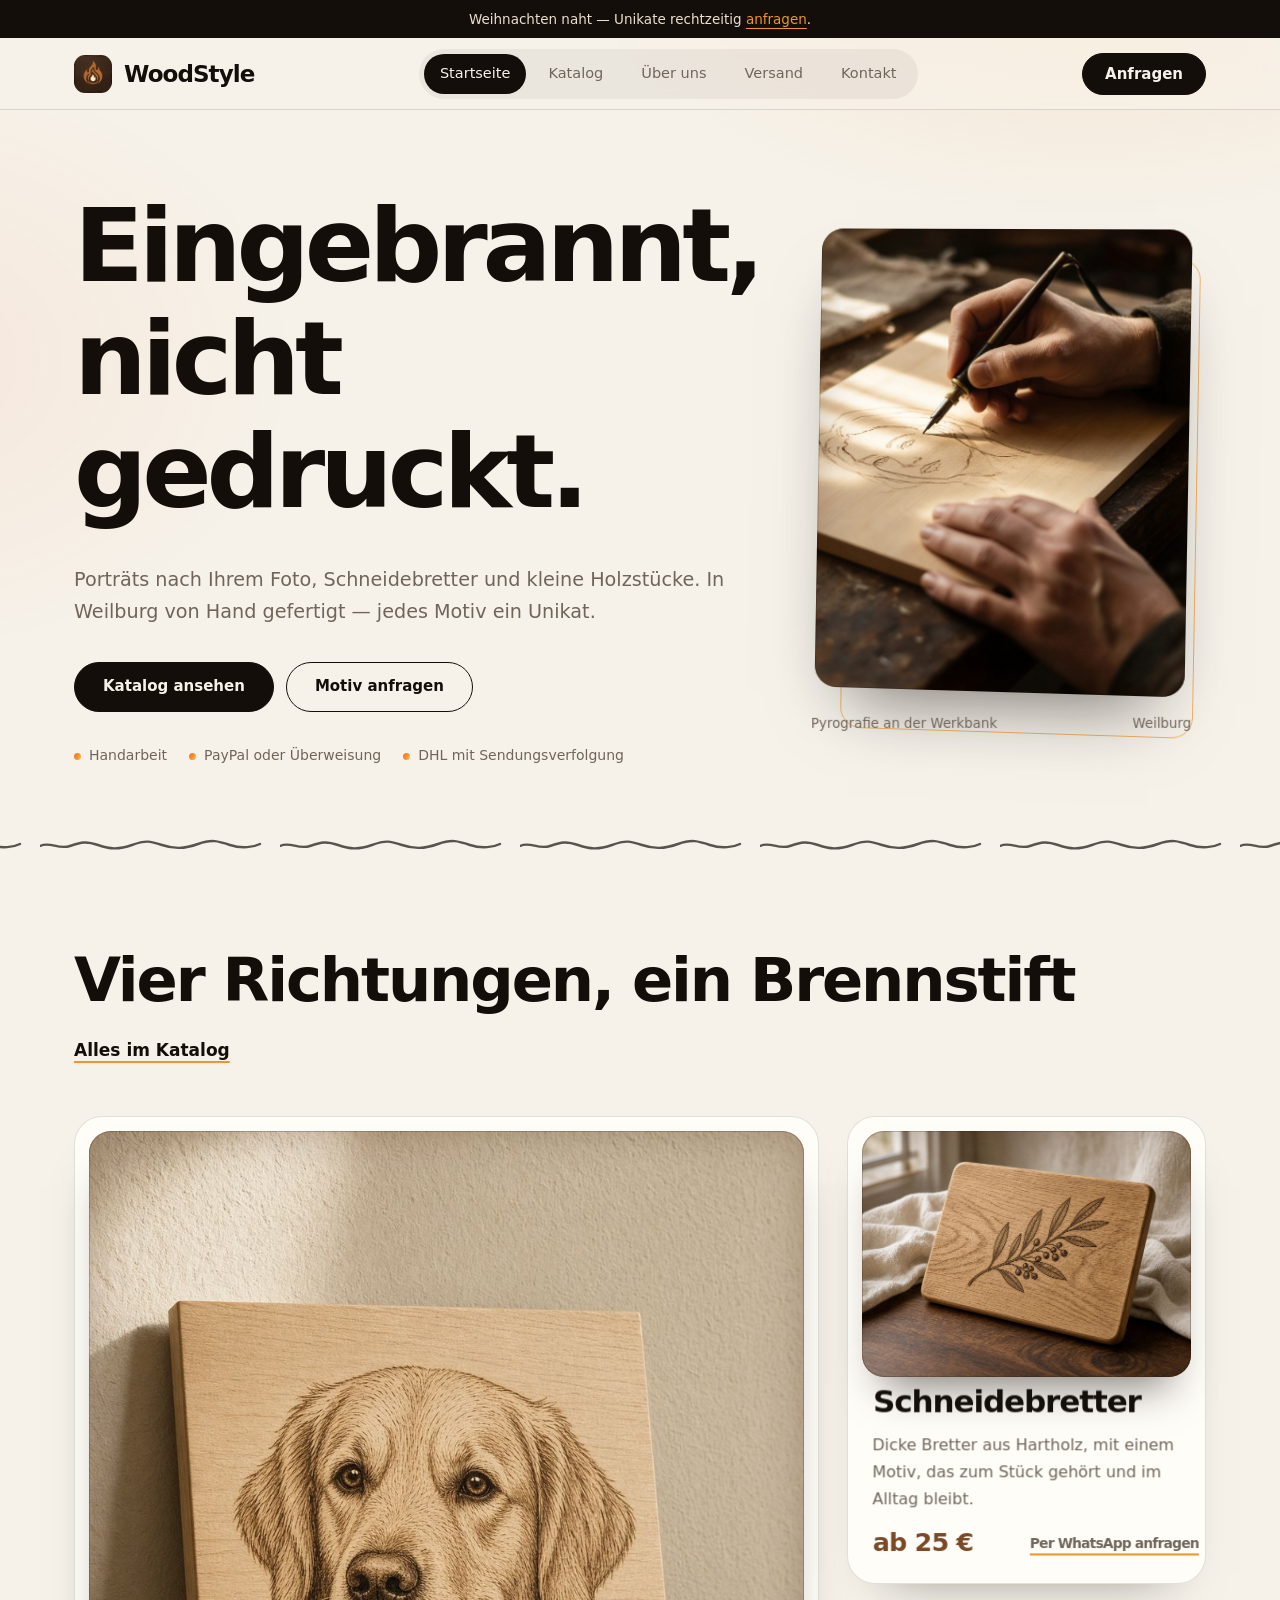
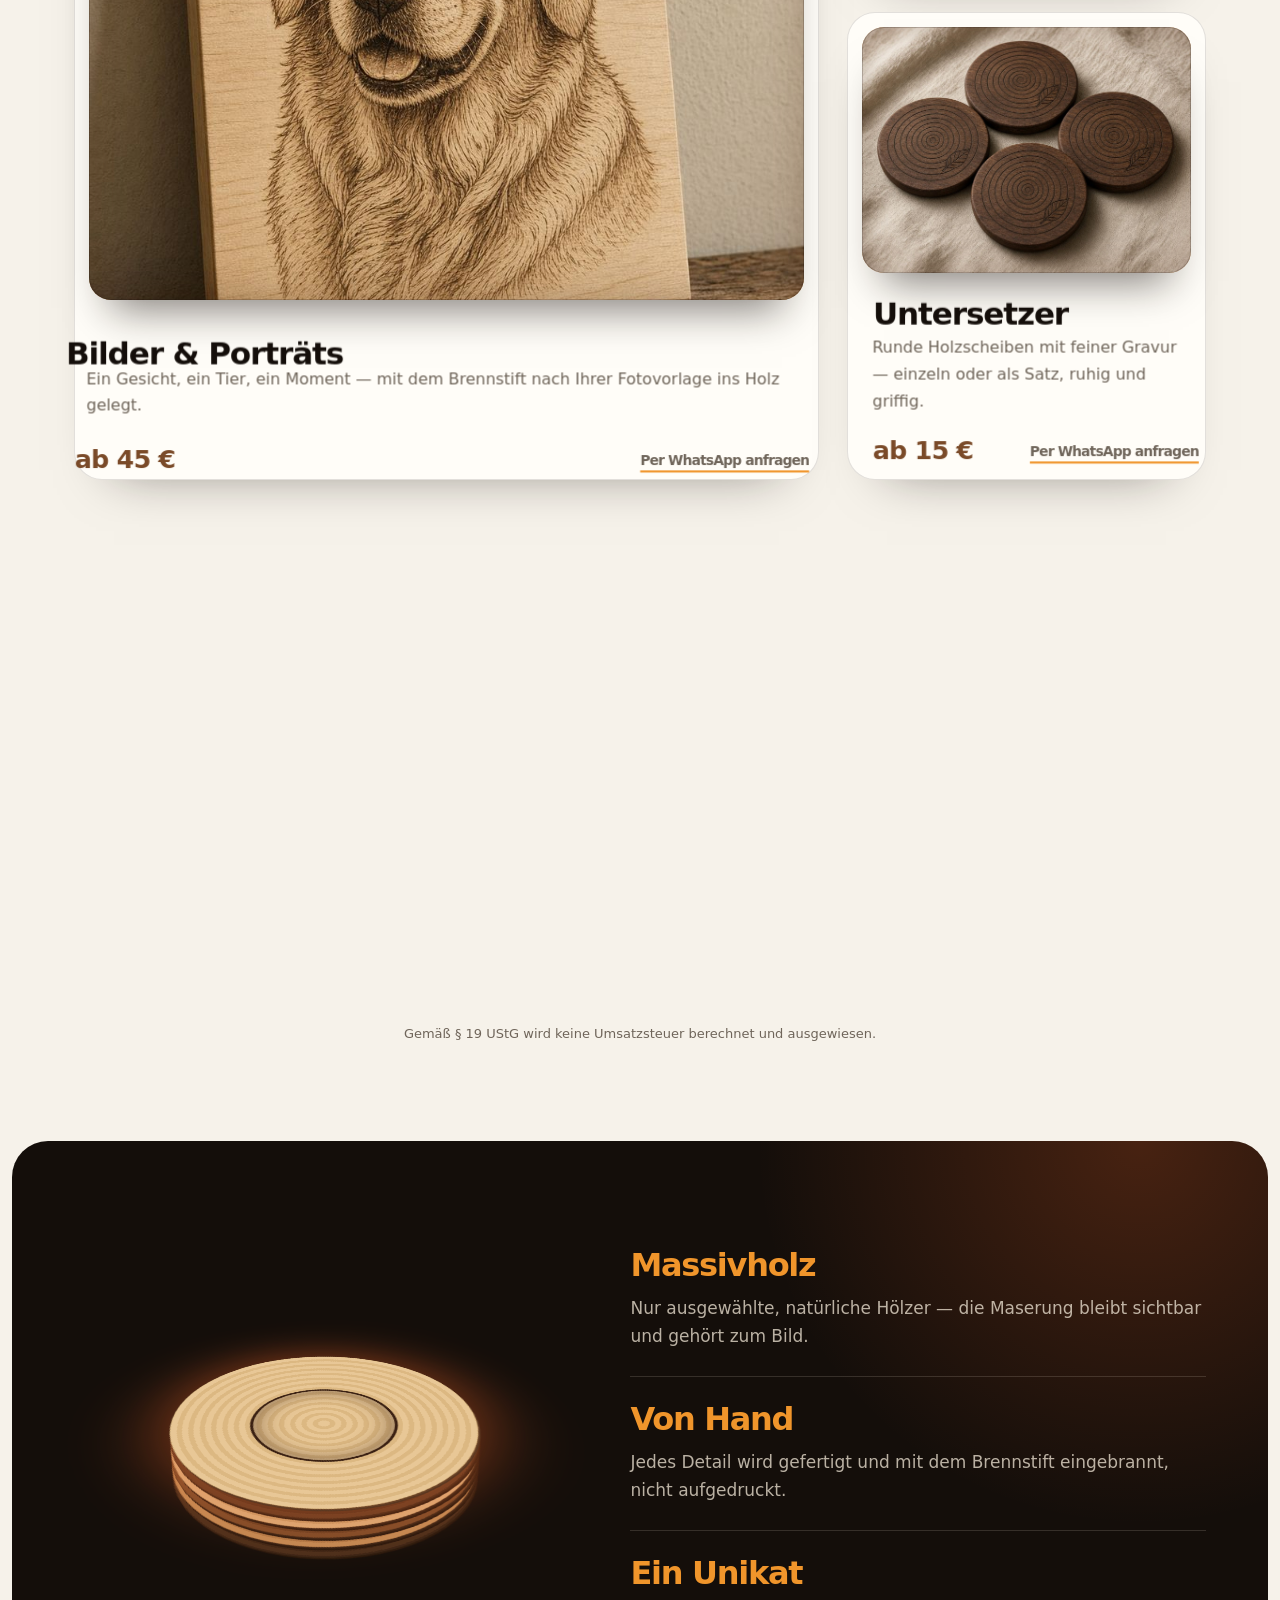
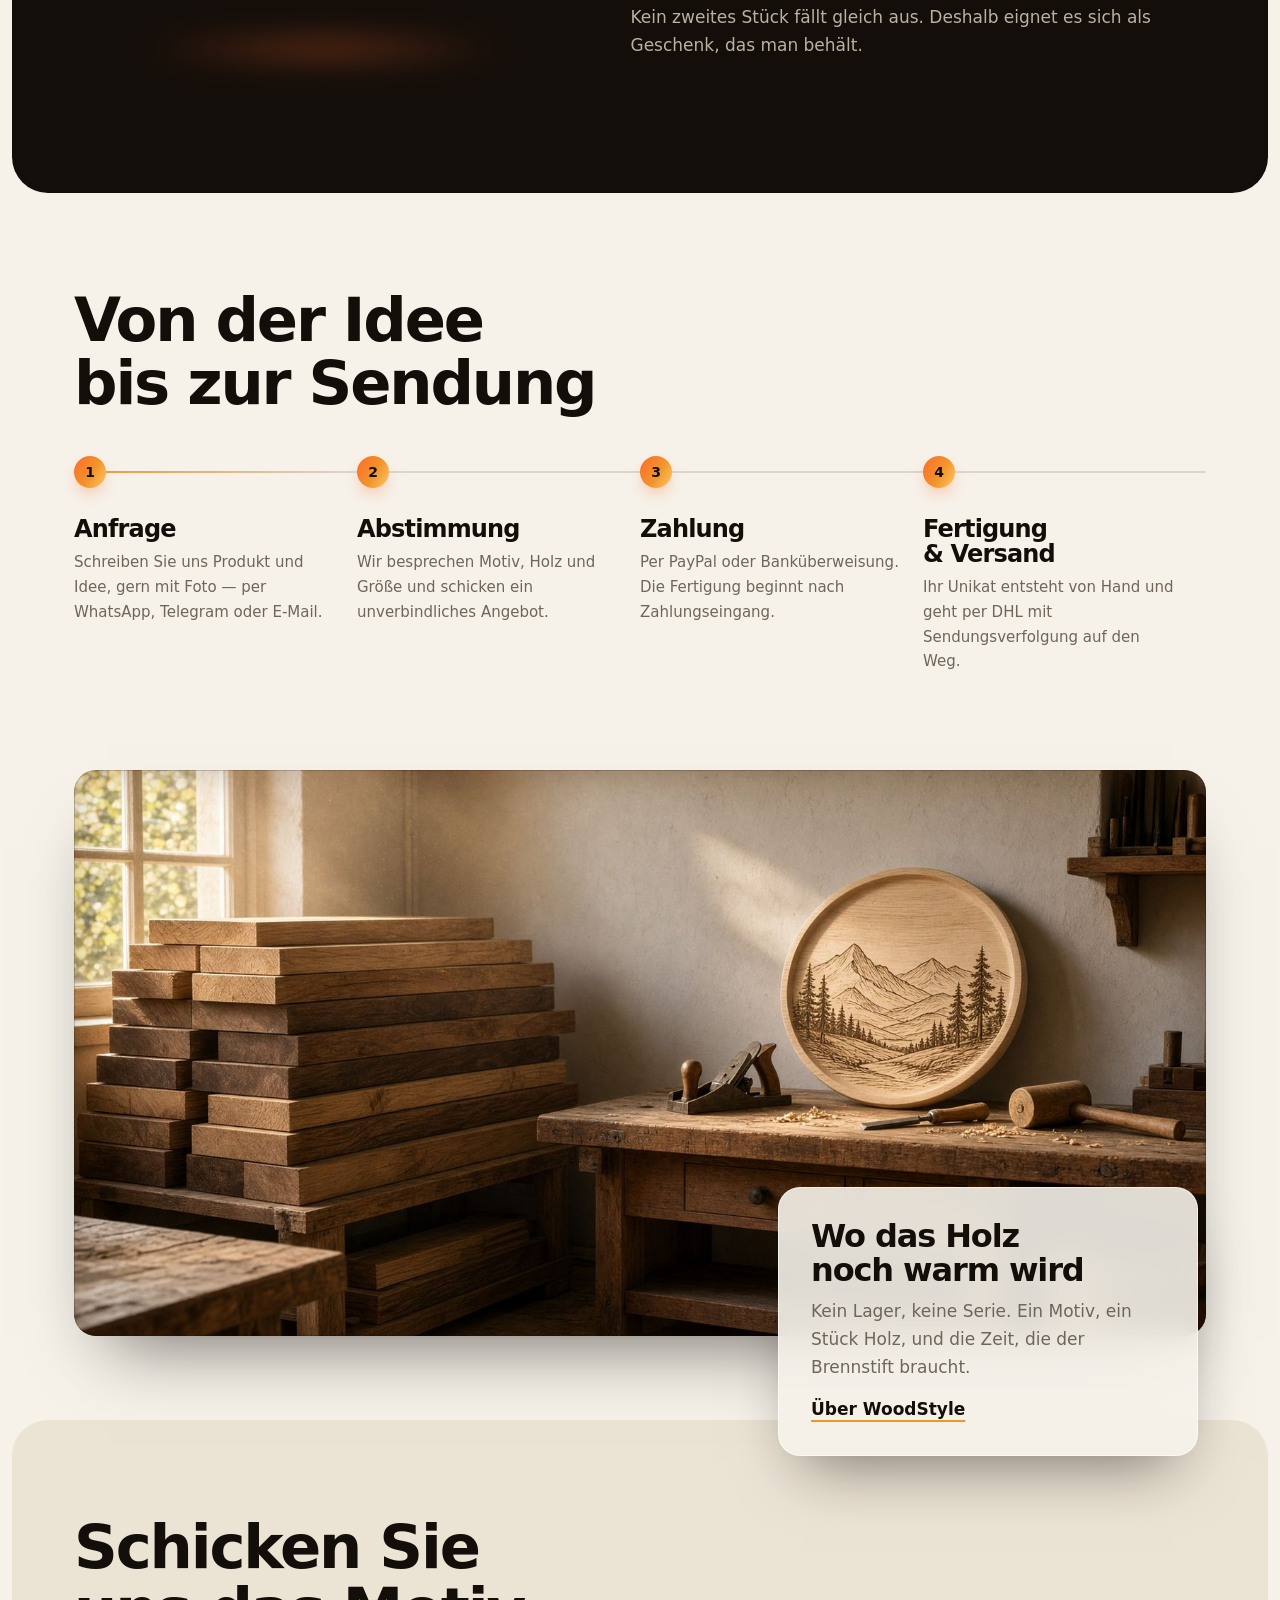
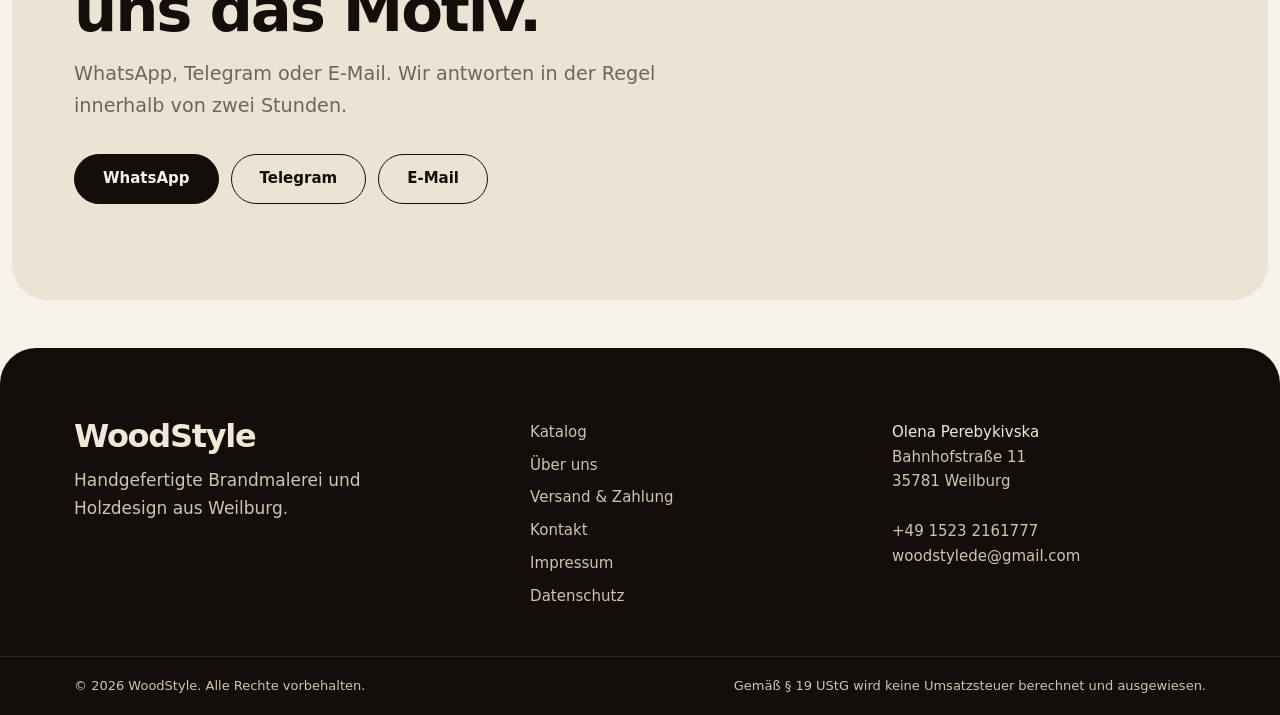
<file: index.html>
<!doctype html>
<html lang="de"><head><meta charset="utf-8"><meta name="viewport" content="width=device-width, initial-scale=1">
<title>WoodStyle – Brandmalerei aus Weilburg · WoodStyle</title><meta name="description" content="Handgefertigte Brandmalerei und Holzdesign aus Weilburg: Porträts nach Foto, Schneidebretter, Untersetzer und Unikate."><meta name="theme-color" content="#1b130e">
<link rel="icon" type="image/svg+xml" href="favicon.svg"><link rel="stylesheet" href="css/style.css"></head>
<body><a href="#main" class="skip">Zum Inhalt springen</a>
<header class="top"><div class="note">Weihnachten naht — Unikate rechtzeitig <a href="kontakt.html">anfragen</a>.</div>
<div class="wrap bar"><a href="index.html" class="brand" aria-label="WoodStyle, Startseite"><img src="images/logo.webp" alt="" width="38" height="38">WoodStyle</a>
<nav class="nav" aria-label="Hauptnavigation"><a href="index.html" aria-current="page">Startseite</a><a href="katalog.html">Katalog</a><a href="ueber-uns.html">Über uns</a><a href="versand.html">Versand</a><a href="kontakt.html">Kontakt</a></nav><a href="kontakt.html" class="btn sm">Anfragen</a>
<button type="button" id="menu-open" class="menu" aria-label="Menü öffnen" aria-expanded="false" aria-controls="drawer"><svg width="20" height="20" viewBox="0 0 24 24" fill="none" stroke="currentColor" stroke-width="2" stroke-linecap="round" aria-hidden="true"><path d="M4 7h16M4 12h16M4 17h16"/></svg></button></div></header>
<div id="drawer" role="dialog" aria-modal="true" aria-label="Seitennavigation"><div class="row">WoodStyle<button type="button" id="menu-close" class="menu" aria-label="Menü schließen"><svg width="20" height="20" viewBox="0 0 24 24" fill="none" stroke="currentColor" stroke-width="2" stroke-linecap="round" aria-hidden="true"><path d="M18 6 6 18M6 6l12 12"/></svg></button></div>
<nav aria-label="Mobilnavigation"><a href="index.html" aria-current="page">Startseite</a><a href="katalog.html">Katalog</a><a href="ueber-uns.html">Über uns</a><a href="versand.html">Versand</a><a href="kontakt.html">Kontakt</a></nav><a href="kontakt.html" class="btn">Anfrage starten</a></div>
<main id="main">

<section class="wrap hero"><div><h1><span class="burn">Eingebrannt,</span><br>nicht gedruckt.</h1>
<p class="lead">Porträts nach Ihrem Foto, Schneidebretter und kleine Holzstücke. In Weilburg von Hand gefertigt — jedes Motiv ein Unikat.</p>
<div class="cta"><a href="katalog.html" class="btn">Katalog ansehen</a><a href="kontakt.html" class="btn ghost">Motiv anfragen</a></div>
<p class="facts"><span>Handarbeit</span><span>PayPal oder Überweisung</span><span>DHL mit Sendungsverfolgung</span></p></div>
<div><figure class="ph"><img src="images/hero.jpg" alt="Hände führen einen Brennstift über eine helle Holztafel in der Werkstatt" width="1600" height="1067" fetchpriority="high"></figure><p class="cap"><span>Pyrografie an der Werkbank</span><span>Weilburg</span></p></div></section>
<hr class="scorch">
<section class="sec"><div class="wrap"><div class="head"><h2 class="h2">Vier Richtungen, ein Brennstift</h2><a class="tl" href="katalog.html">Alles im Katalog</a></div><div class="grid"><article class="card big"><a href="katalog.html#bilder" style="display:block;text-decoration:none"><figure class="ph "><img src="images/portrait.jpg" alt="Brandmalerei eines Hundes auf einer hellen Holztafel, an eine warme Wand gelehnt" width="1400" height="1050"></figure></a><h3><a href="katalog.html#bilder" style="text-decoration:none">Bilder &amp; Porträts</a></h3><p>Ein Gesicht, ein Tier, ein Moment — mit dem Brennstift nach Ihrer Fotovorlage ins Holz gelegt.</p><div class="price">ab 45 €<a class="tl small" href="https://wa.me/4915232161777?text=Hallo%2C%20ich%20interessiere%20mich%20f%C3%BCr%20Brandmalerei." target="_blank" rel="noopener noreferrer">Per WhatsApp anfragen</a></div></article><article class="card"><a href="katalog.html#schneidebretter" style="display:block;text-decoration:none"><figure class="ph "><img src="images/board.jpg" alt="Massives Eichen-Schneidebrett mit eingebranntem Olivenzweig auf einem Walnusstisch" width="1400" height="1050" loading="lazy"></figure></a><h3><a href="katalog.html#schneidebretter" style="text-decoration:none">Schneidebretter</a></h3><p>Dicke Bretter aus Hartholz, mit einem Motiv, das zum Stück gehört und im Alltag bleibt.</p><div class="price">ab 25 €<a class="tl small" href="https://wa.me/4915232161777?text=Hallo%2C%20ich%20interessiere%20mich%20f%C3%BCr%20Schneidebretter." target="_blank" rel="noopener noreferrer">Per WhatsApp anfragen</a></div></article><article class="card"><a href="katalog.html#untersetzer" style="display:block;text-decoration:none"><figure class="ph "><img src="images/coasters.jpg" alt="Vier runde Walnuss-Untersetzer mit eingebrannten Jahresringen auf Leinen" width="1400" height="1050" loading="lazy"></figure></a><h3><a href="katalog.html#untersetzer" style="text-decoration:none">Untersetzer</a></h3><p>Runde Holzscheiben mit feiner Gravur — einzeln oder als Satz, ruhig und griffig.</p><div class="price">ab 15 €<a class="tl small" href="https://wa.me/4915232161777?text=Hallo%2C%20ich%20interessiere%20mich%20f%C3%BCr%20Untersetzer." target="_blank" rel="noopener noreferrer">Per WhatsApp anfragen</a></div></article><article class="card"><a href="katalog.html#sonstiges" style="display:block;text-decoration:none"><figure class="ph "><img src="images/gifts.jpg" alt="Kleine Holzgeschenke mit Brandmalerei auf einer Werkbank: Scheibe, Anhänger und Herz" width="1400" height="1050" loading="lazy"></figure></a><h3><a href="katalog.html#sonstiges" style="text-decoration:none">Sonstiges</a></h3><p>Anhänger, Holzscheiben, kleine Zeichen — wenn das Geschenk in die Handfläche passen soll.</p><div class="price">ab 10 €<a class="tl small" href="https://wa.me/4915232161777?text=Hallo%2C%20ich%20interessiere%20mich%20f%C3%BCr%20Holzdekorationen." target="_blank" rel="noopener noreferrer">Per WhatsApp anfragen</a></div></article></div>
<p class="small" style="margin-top:48px;text-align:center">Gemäß § 19 UStG wird keine Umsatzsteuer berechnet und ausgewiesen.</p></div></section>
<section class="sec dark"><div class="wrap stagegrid"><div class="stage" aria-hidden="true"><div class="rig"><div class="spin"><i class="disc" style="--i:0"></i><i class="disc" style="--i:1"></i><i class="disc" style="--i:2"></i><i class="disc" style="--i:3"></i><i class="disc" style="--i:4"></i><i class="disc" style="--i:5"></i></div></div></div><div class="vals"><div><h2 style="font-size:2rem;color:#f1e8d8"><span style="color:var(--amber)">Massivholz</span></h2><p>Nur ausgewählte, natürliche Hölzer — die Maserung bleibt sichtbar und gehört zum Bild.</p></div>
<div><h2 style="font-size:2rem;color:var(--amber)">Von Hand</h2><p>Jedes Detail wird gefertigt und mit dem Brennstift eingebrannt, nicht aufgedruckt.</p></div>
<div><h2 style="font-size:2rem;color:var(--amber)">Ein Unikat</h2><p>Kein zweites Stück fällt gleich aus. Deshalb eignet es sich als Geschenk, das man behält.</p></div></div></div></section>
<section class="sec"><div class="wrap"><h2 class="h2" style="max-width:12em">Von der Idee bis zur Sendung</h2><ol class="steps" style="margin-top:56px"><li><h3>Anfrage</h3><p>Schreiben Sie uns Produkt und Idee, gern mit Foto — per WhatsApp, Telegram oder E-Mail.</p></li><li><h3>Abstimmung</h3><p>Wir besprechen Motiv, Holz und Größe und schicken ein unverbindliches Angebot.</p></li><li><h3>Zahlung</h3><p>Per PayPal oder Banküberweisung. Die Fertigung beginnt nach Zahlungseingang.</p></li><li><h3>Fertigung &amp; Versand</h3><p>Ihr Unikat entsteht von Hand und geht per DHL mit Sendungsverfolgung auf den Weg.</p></li></ol></div></section>
<section class="wrap atelier" style="padding-bottom:84px"><figure class="ph "><img src="images/atelier.jpg" alt="Ruhige Werkstatt mit gestapelten Holzbrettern und Nachmittagslicht" width="1600" height="1067" loading="lazy"></figure>
<div class="box"><h2>Wo das Holz noch warm wird</h2><p>Kein Lager, keine Serie. Ein Motiv, ein Stück Holz, und die Zeit, die der Brennstift braucht.</p><a class="tl" href="ueber-uns.html">Über WoodStyle</a></div></section>
<section class="sec sand"><div class="wrap band"><div><h2 class="h2">Schicken Sie uns das Motiv.</h2><p class="lead" style="margin-top:16px">WhatsApp, Telegram oder E-Mail. Wir antworten in der Regel innerhalb von zwei Stunden.</p></div>
<div class="cta" style="margin:0"><a href="https://wa.me/4915232161777" class="btn" target="_blank" rel="noopener noreferrer">WhatsApp</a><a href="https://t.me/woodstylede" class="btn ghost" target="_blank" rel="noopener noreferrer">Telegram</a><a href="mailto:woodstylede@gmail.com?subject=Anfrage%20WoodStyle" class="btn ghost">E-Mail</a></div></div></section>
</main>
<footer class="foot"><div class="wrap"><div><a href="index.html" class="brand">WoodStyle</a><p style="margin-top:14px;max-width:20em">Handgefertigte Brandmalerei und Holzdesign aus Weilburg.</p></div>
<nav aria-label="Fußzeile"><a href="katalog.html">Katalog</a><a href="ueber-uns.html">Über uns</a><a href="versand.html">Versand &amp; Zahlung</a><a href="kontakt.html">Kontakt</a><a href="impressum.html">Impressum</a><a href="datenschutz.html">Datenschutz</a></nav>
<address><b style="color:#f1e8d8;font-weight:500">Olena Perebykivska</b><br>Bahnhofstraße 11<br>35781 Weilburg<br><br><a href="tel:+4915232161777">+49 1523 2161777</a><br><a href="mailto:woodstylede@gmail.com">woodstylede@gmail.com</a></address></div>
<div class="legalbar"><div class="wrap"><p>© 2026 WoodStyle. Alle Rechte vorbehalten.</p><p>Gemäß § 19 UStG wird keine Umsatzsteuer berechnet und ausgewiesen.</p></div></div></footer>
<a href="https://wa.me/4915232161777" target="_blank" rel="noopener noreferrer" class="btn sm fab">Anfragen</a>
<script src="js/main.js" defer></script></body></html>
</file>
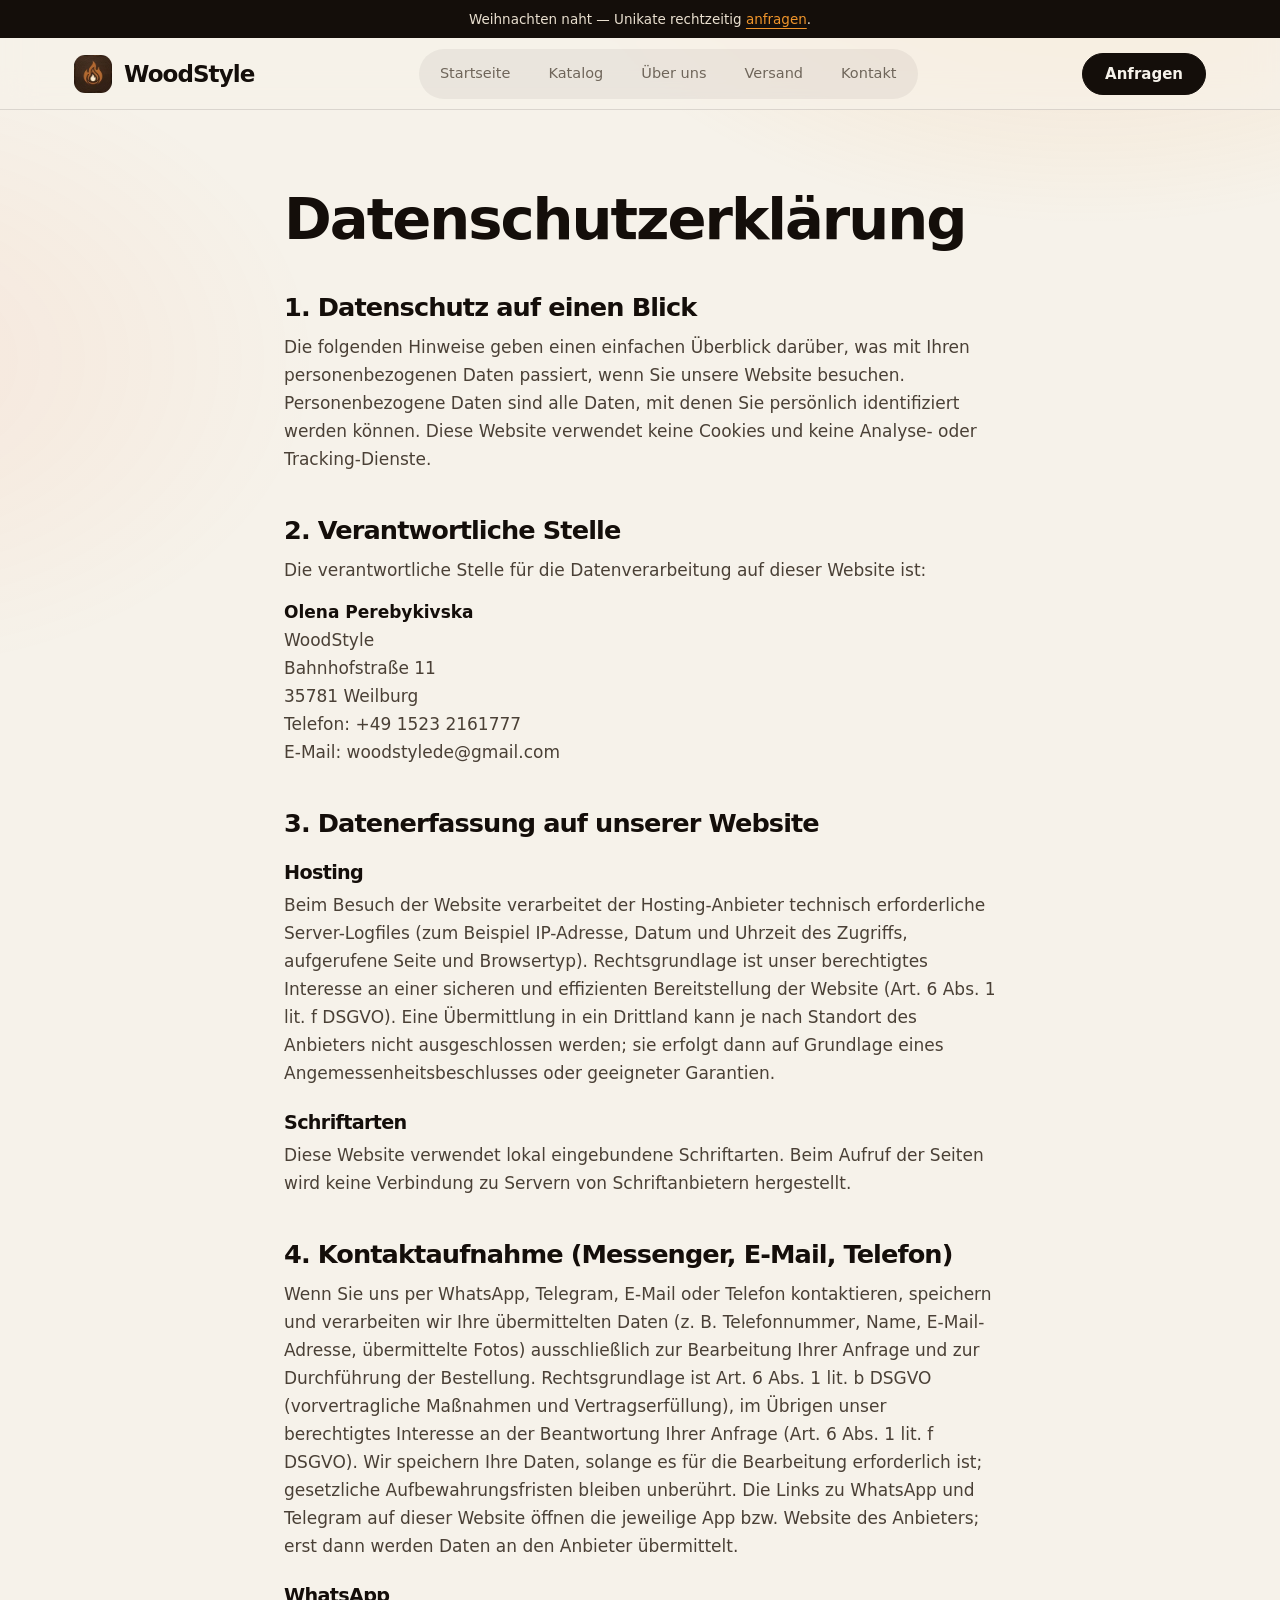
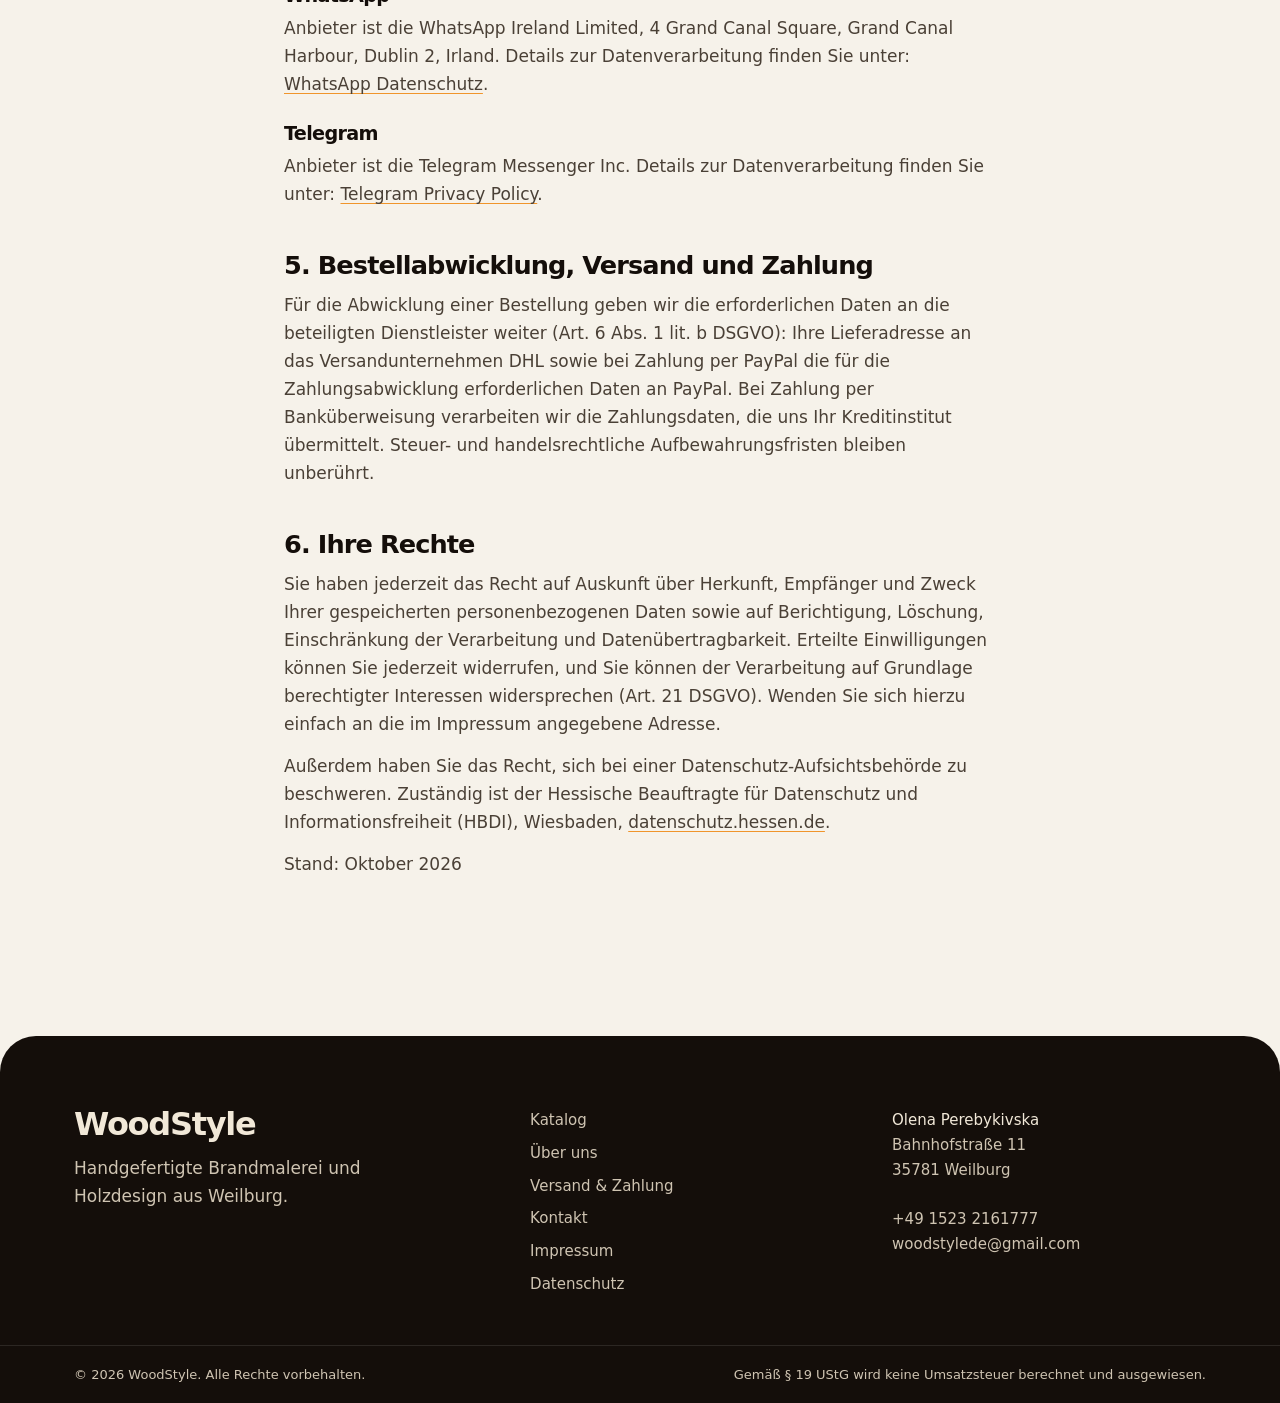
<file: datenschutz.html>
<!doctype html>
<html lang="de"><head><meta charset="utf-8"><meta name="viewport" content="width=device-width, initial-scale=1">
<title>Datenschutz · WoodStyle</title><meta name="description" content="Datenschutzerklärung von WoodStyle: Verarbeitung personenbezogener Daten und Ihre Rechte gemäß DSGVO."><meta name="theme-color" content="#1b130e">
<link rel="icon" type="image/svg+xml" href="favicon.svg"><link rel="stylesheet" href="css/style.css"></head>
<body><a href="#main" class="skip">Zum Inhalt springen</a>
<header class="top"><div class="note">Weihnachten naht — Unikate rechtzeitig <a href="kontakt.html">anfragen</a>.</div>
<div class="wrap bar"><a href="index.html" class="brand" aria-label="WoodStyle, Startseite"><img src="images/logo.webp" alt="" width="38" height="38">WoodStyle</a>
<nav class="nav" aria-label="Hauptnavigation"><a href="index.html">Startseite</a><a href="katalog.html">Katalog</a><a href="ueber-uns.html">Über uns</a><a href="versand.html">Versand</a><a href="kontakt.html">Kontakt</a></nav><a href="kontakt.html" class="btn sm">Anfragen</a>
<button type="button" id="menu-open" class="menu" aria-label="Menü öffnen" aria-expanded="false" aria-controls="drawer"><svg width="20" height="20" viewBox="0 0 24 24" fill="none" stroke="currentColor" stroke-width="2" stroke-linecap="round" aria-hidden="true"><path d="M4 7h16M4 12h16M4 17h16"/></svg></button></div></header>
<div id="drawer" role="dialog" aria-modal="true" aria-label="Seitennavigation"><div class="row">WoodStyle<button type="button" id="menu-close" class="menu" aria-label="Menü schließen"><svg width="20" height="20" viewBox="0 0 24 24" fill="none" stroke="currentColor" stroke-width="2" stroke-linecap="round" aria-hidden="true"><path d="M18 6 6 18M6 6l12 12"/></svg></button></div>
<nav aria-label="Mobilnavigation"><a href="index.html">Startseite</a><a href="katalog.html">Katalog</a><a href="ueber-uns.html">Über uns</a><a href="versand.html">Versand</a><a href="kontakt.html">Kontakt</a></nav><a href="kontakt.html" class="btn">Anfrage starten</a></div>
<main id="main">
<article class="legal">
        <h1>Datenschutzerklärung</h1>

        <h2>1. Datenschutz auf einen Blick</h2>
        <p>Die folgenden Hinweise geben einen einfachen Überblick darüber, was mit Ihren personenbezogenen Daten passiert, wenn Sie unsere Website besuchen. Personenbezogene Daten sind alle Daten, mit denen Sie persönlich identifiziert werden können. Diese Website verwendet keine Cookies und keine Analyse- oder Tracking-Dienste.</p>

        <h2>2. Verantwortliche Stelle</h2>
        <p>Die verantwortliche Stelle für die Datenverarbeitung auf dieser Website ist:</p>
        <p><strong>Olena Perebykivska</strong><br>WoodStyle<br>Bahnhofstraße 11<br>35781 Weilburg<br>Telefon: +49 1523 2161777<br>E-Mail: woodstylede@gmail.com</p>

        <h2>3. Datenerfassung auf unserer Website</h2>
        <h3>Hosting</h3>
        <p>Beim Besuch der Website verarbeitet der Hosting-Anbieter technisch erforderliche Server-Logfiles (zum Beispiel IP-Adresse, Datum und Uhrzeit des Zugriffs, aufgerufene Seite und Browsertyp). Rechtsgrundlage ist unser berechtigtes Interesse an einer sicheren und effizienten Bereitstellung der Website (Art. 6 Abs. 1 lit. f DSGVO). Eine Übermittlung in ein Drittland kann je nach Standort des Anbieters nicht ausgeschlossen werden; sie erfolgt dann auf Grundlage eines Angemessenheitsbeschlusses oder geeigneter Garantien.</p>

        <h3>Schriftarten</h3>
        <p>Diese Website verwendet lokal eingebundene Schriftarten. Beim Aufruf der Seiten wird keine Verbindung zu Servern von Schriftanbietern hergestellt.</p>

        <h2>4. Kontaktaufnahme (Messenger, E-Mail, Telefon)</h2>
        <p>Wenn Sie uns per WhatsApp, Telegram, E-Mail oder Telefon kontaktieren, speichern und verarbeiten wir Ihre übermittelten Daten (z. B. Telefonnummer, Name, E-Mail-Adresse, übermittelte Fotos) ausschließlich zur Bearbeitung Ihrer Anfrage und zur Durchführung der Bestellung. Rechtsgrundlage ist Art. 6 Abs. 1 lit. b DSGVO (vorvertragliche Maßnahmen und Vertragserfüllung), im Übrigen unser berechtigtes Interesse an der Beantwortung Ihrer Anfrage (Art. 6 Abs. 1 lit. f DSGVO). Wir speichern Ihre Daten, solange es für die Bearbeitung erforderlich ist; gesetzliche Aufbewahrungsfristen bleiben unberührt. Die Links zu WhatsApp und Telegram auf dieser Website öffnen die jeweilige App bzw. Website des Anbieters; erst dann werden Daten an den Anbieter übermittelt.</p>

        <h3>WhatsApp</h3>
        <p>Anbieter ist die WhatsApp Ireland Limited, 4 Grand Canal Square, Grand Canal Harbour, Dublin 2, Irland. Details zur Datenverarbeitung finden Sie unter: <a href="https://www.whatsapp.com/legal/privacy-policy-eea" target="_blank" rel="noopener noreferrer">WhatsApp Datenschutz</a>.</p>

        <h3>Telegram</h3>
        <p>Anbieter ist die Telegram Messenger Inc. Details zur Datenverarbeitung finden Sie unter: <a href="https://telegram.org/privacy" target="_blank" rel="noopener noreferrer">Telegram Privacy Policy</a>.</p>

        <h2>5. Bestellabwicklung, Versand und Zahlung</h2>
        <p>Für die Abwicklung einer Bestellung geben wir die erforderlichen Daten an die beteiligten Dienstleister weiter (Art. 6 Abs. 1 lit. b DSGVO): Ihre Lieferadresse an das Versandunternehmen DHL sowie bei Zahlung per PayPal die für die Zahlungsabwicklung erforderlichen Daten an PayPal. Bei Zahlung per Banküberweisung verarbeiten wir die Zahlungsdaten, die uns Ihr Kreditinstitut übermittelt. Steuer- und handelsrechtliche Aufbewahrungsfristen bleiben unberührt.</p>

        <h2>6. Ihre Rechte</h2>
        <p>Sie haben jederzeit das Recht auf Auskunft über Herkunft, Empfänger und Zweck Ihrer gespeicherten personenbezogenen Daten sowie auf Berichtigung, Löschung, Einschränkung der Verarbeitung und Datenübertragbarkeit. Erteilte Einwilligungen können Sie jederzeit widerrufen, und Sie können der Verarbeitung auf Grundlage berechtigter Interessen widersprechen (Art. 21 DSGVO). Wenden Sie sich hierzu einfach an die im Impressum angegebene Adresse.</p>
        <p>Außerdem haben Sie das Recht, sich bei einer Datenschutz-Aufsichtsbehörde zu beschweren. Zuständig ist der Hessische Beauftragte für Datenschutz und Informationsfreiheit (HBDI), Wiesbaden, <a href="https://datenschutz.hessen.de" target="_blank" rel="noopener noreferrer">datenschutz.hessen.de</a>.</p>
        <p>Stand: Oktober 2026</p>
      </article>
</main>
<footer class="foot"><div class="wrap"><div><a href="index.html" class="brand">WoodStyle</a><p style="margin-top:14px;max-width:20em">Handgefertigte Brandmalerei und Holzdesign aus Weilburg.</p></div>
<nav aria-label="Fußzeile"><a href="katalog.html">Katalog</a><a href="ueber-uns.html">Über uns</a><a href="versand.html">Versand &amp; Zahlung</a><a href="kontakt.html">Kontakt</a><a href="impressum.html">Impressum</a><a href="datenschutz.html">Datenschutz</a></nav>
<address><b style="color:#f1e8d8;font-weight:500">Olena Perebykivska</b><br>Bahnhofstraße 11<br>35781 Weilburg<br><br><a href="tel:+4915232161777">+49 1523 2161777</a><br><a href="mailto:woodstylede@gmail.com">woodstylede@gmail.com</a></address></div>
<div class="legalbar"><div class="wrap"><p>© 2026 WoodStyle. Alle Rechte vorbehalten.</p><p>Gemäß § 19 UStG wird keine Umsatzsteuer berechnet und ausgewiesen.</p></div></div></footer>
<a href="https://wa.me/4915232161777" target="_blank" rel="noopener noreferrer" class="btn sm fab">Anfragen</a>
<script src="js/main.js" defer></script></body></html>
</file>
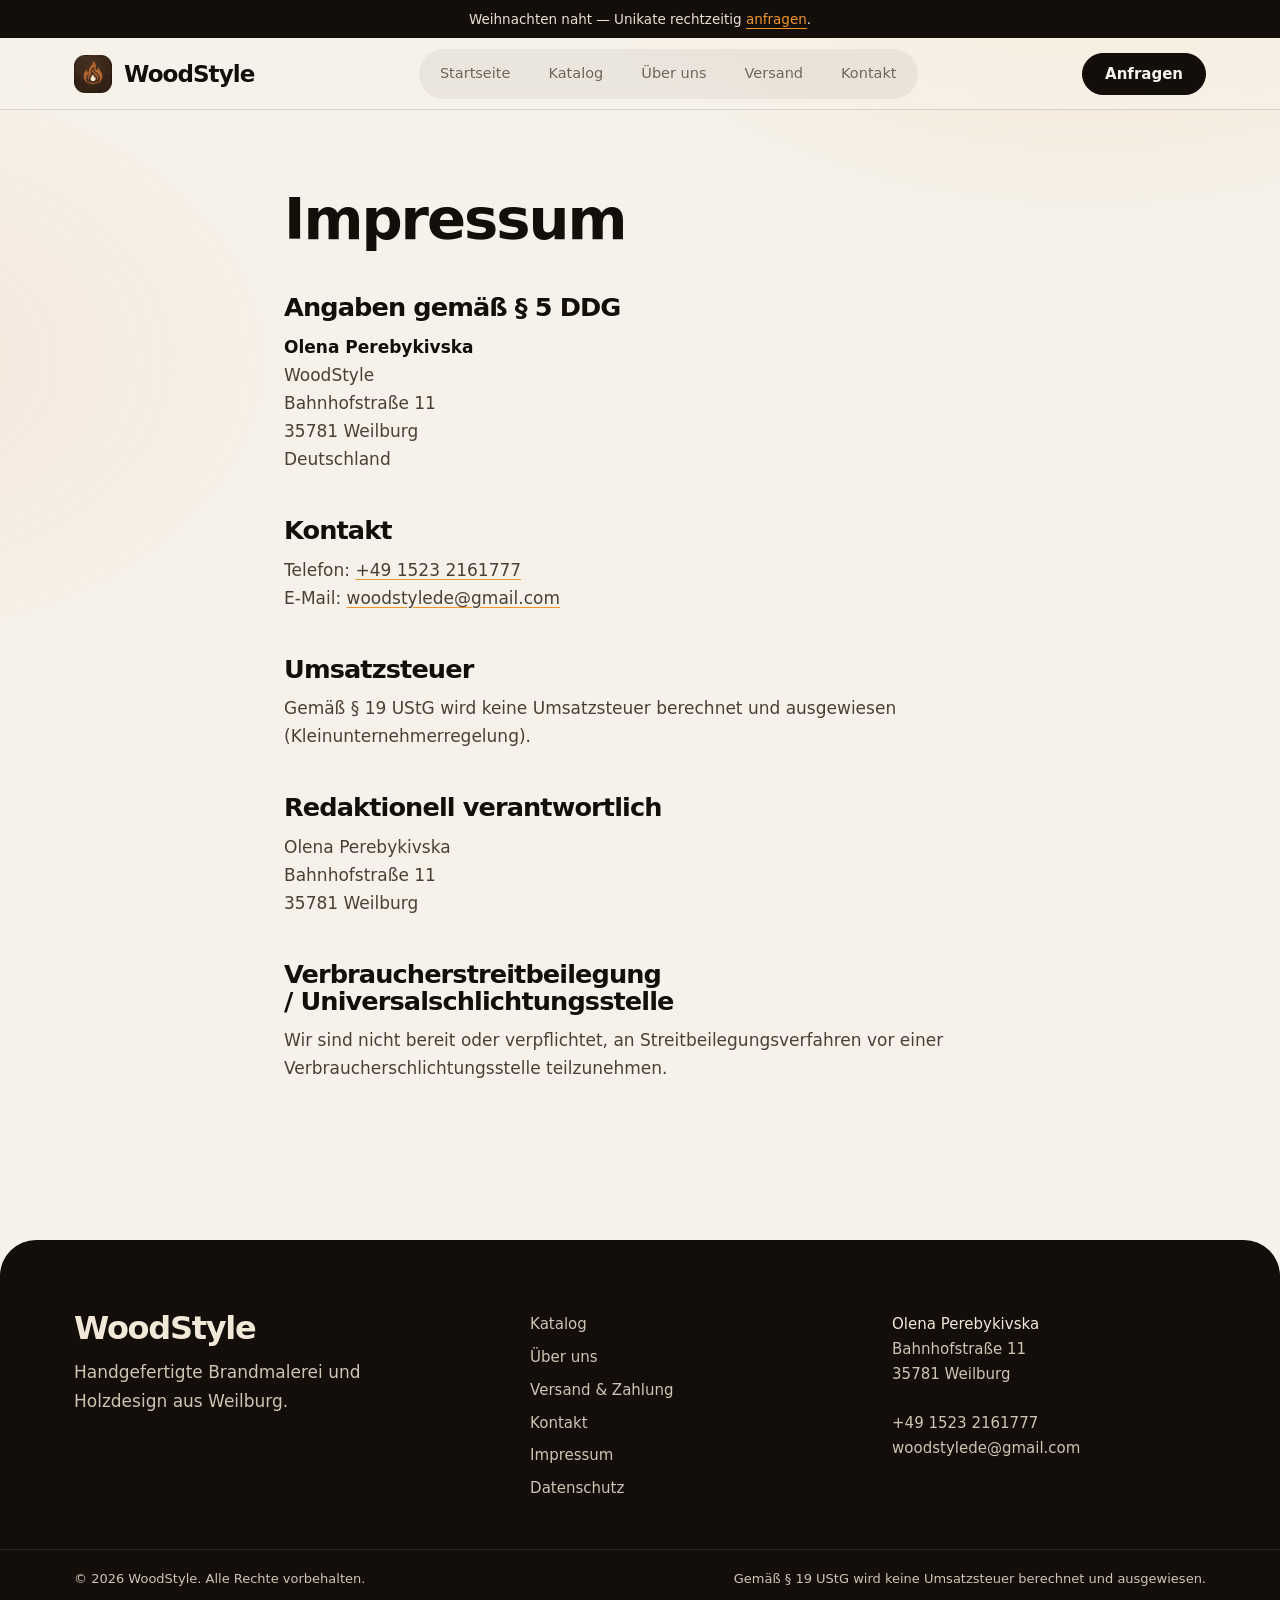
<file: impressum.html>
<!doctype html>
<html lang="de"><head><meta charset="utf-8"><meta name="viewport" content="width=device-width, initial-scale=1">
<title>Impressum · WoodStyle</title><meta name="description" content="Impressum von WoodStyle: Anbieterkennzeichnung und Kontaktdaten gemäß § 5 DDG."><meta name="theme-color" content="#1b130e">
<link rel="icon" type="image/svg+xml" href="favicon.svg"><link rel="stylesheet" href="css/style.css"></head>
<body><a href="#main" class="skip">Zum Inhalt springen</a>
<header class="top"><div class="note">Weihnachten naht — Unikate rechtzeitig <a href="kontakt.html">anfragen</a>.</div>
<div class="wrap bar"><a href="index.html" class="brand" aria-label="WoodStyle, Startseite"><img src="images/logo.webp" alt="" width="38" height="38">WoodStyle</a>
<nav class="nav" aria-label="Hauptnavigation"><a href="index.html">Startseite</a><a href="katalog.html">Katalog</a><a href="ueber-uns.html">Über uns</a><a href="versand.html">Versand</a><a href="kontakt.html">Kontakt</a></nav><a href="kontakt.html" class="btn sm">Anfragen</a>
<button type="button" id="menu-open" class="menu" aria-label="Menü öffnen" aria-expanded="false" aria-controls="drawer"><svg width="20" height="20" viewBox="0 0 24 24" fill="none" stroke="currentColor" stroke-width="2" stroke-linecap="round" aria-hidden="true"><path d="M4 7h16M4 12h16M4 17h16"/></svg></button></div></header>
<div id="drawer" role="dialog" aria-modal="true" aria-label="Seitennavigation"><div class="row">WoodStyle<button type="button" id="menu-close" class="menu" aria-label="Menü schließen"><svg width="20" height="20" viewBox="0 0 24 24" fill="none" stroke="currentColor" stroke-width="2" stroke-linecap="round" aria-hidden="true"><path d="M18 6 6 18M6 6l12 12"/></svg></button></div>
<nav aria-label="Mobilnavigation"><a href="index.html">Startseite</a><a href="katalog.html">Katalog</a><a href="ueber-uns.html">Über uns</a><a href="versand.html">Versand</a><a href="kontakt.html">Kontakt</a></nav><a href="kontakt.html" class="btn">Anfrage starten</a></div>
<main id="main">
<article class="legal">
        <h1>Impressum</h1>

        <h2>Angaben gemäß § 5 DDG</h2>
        <p><strong>Olena Perebykivska</strong><br>WoodStyle<br>Bahnhofstraße 11<br>35781 Weilburg<br>Deutschland</p>

        <h2>Kontakt</h2>
        <p>Telefon: <a href="tel:+4915232161777">+49 1523 2161777</a><br>E-Mail: <a href="mailto:woodstylede@gmail.com">woodstylede@gmail.com</a></p>

        <h2>Umsatzsteuer</h2>
        <p>Gemäß § 19 UStG wird keine Umsatzsteuer berechnet und ausgewiesen (Kleinunternehmerregelung).</p>

        <h2>Redaktionell verantwortlich</h2>
        <p>Olena Perebykivska<br>Bahnhofstraße 11<br>35781 Weilburg</p>

        <h2>Verbraucherstreitbeilegung / Universalschlichtungsstelle</h2>
        <p>Wir sind nicht bereit oder verpflichtet, an Streitbeilegungsverfahren vor einer Verbraucherschlichtungsstelle teilzunehmen.</p>
      </article>
</main>
<footer class="foot"><div class="wrap"><div><a href="index.html" class="brand">WoodStyle</a><p style="margin-top:14px;max-width:20em">Handgefertigte Brandmalerei und Holzdesign aus Weilburg.</p></div>
<nav aria-label="Fußzeile"><a href="katalog.html">Katalog</a><a href="ueber-uns.html">Über uns</a><a href="versand.html">Versand &amp; Zahlung</a><a href="kontakt.html">Kontakt</a><a href="impressum.html">Impressum</a><a href="datenschutz.html">Datenschutz</a></nav>
<address><b style="color:#f1e8d8;font-weight:500">Olena Perebykivska</b><br>Bahnhofstraße 11<br>35781 Weilburg<br><br><a href="tel:+4915232161777">+49 1523 2161777</a><br><a href="mailto:woodstylede@gmail.com">woodstylede@gmail.com</a></address></div>
<div class="legalbar"><div class="wrap"><p>© 2026 WoodStyle. Alle Rechte vorbehalten.</p><p>Gemäß § 19 UStG wird keine Umsatzsteuer berechnet und ausgewiesen.</p></div></div></footer>
<a href="https://wa.me/4915232161777" target="_blank" rel="noopener noreferrer" class="btn sm fab">Anfragen</a>
<script src="js/main.js" defer></script></body></html>
</file>
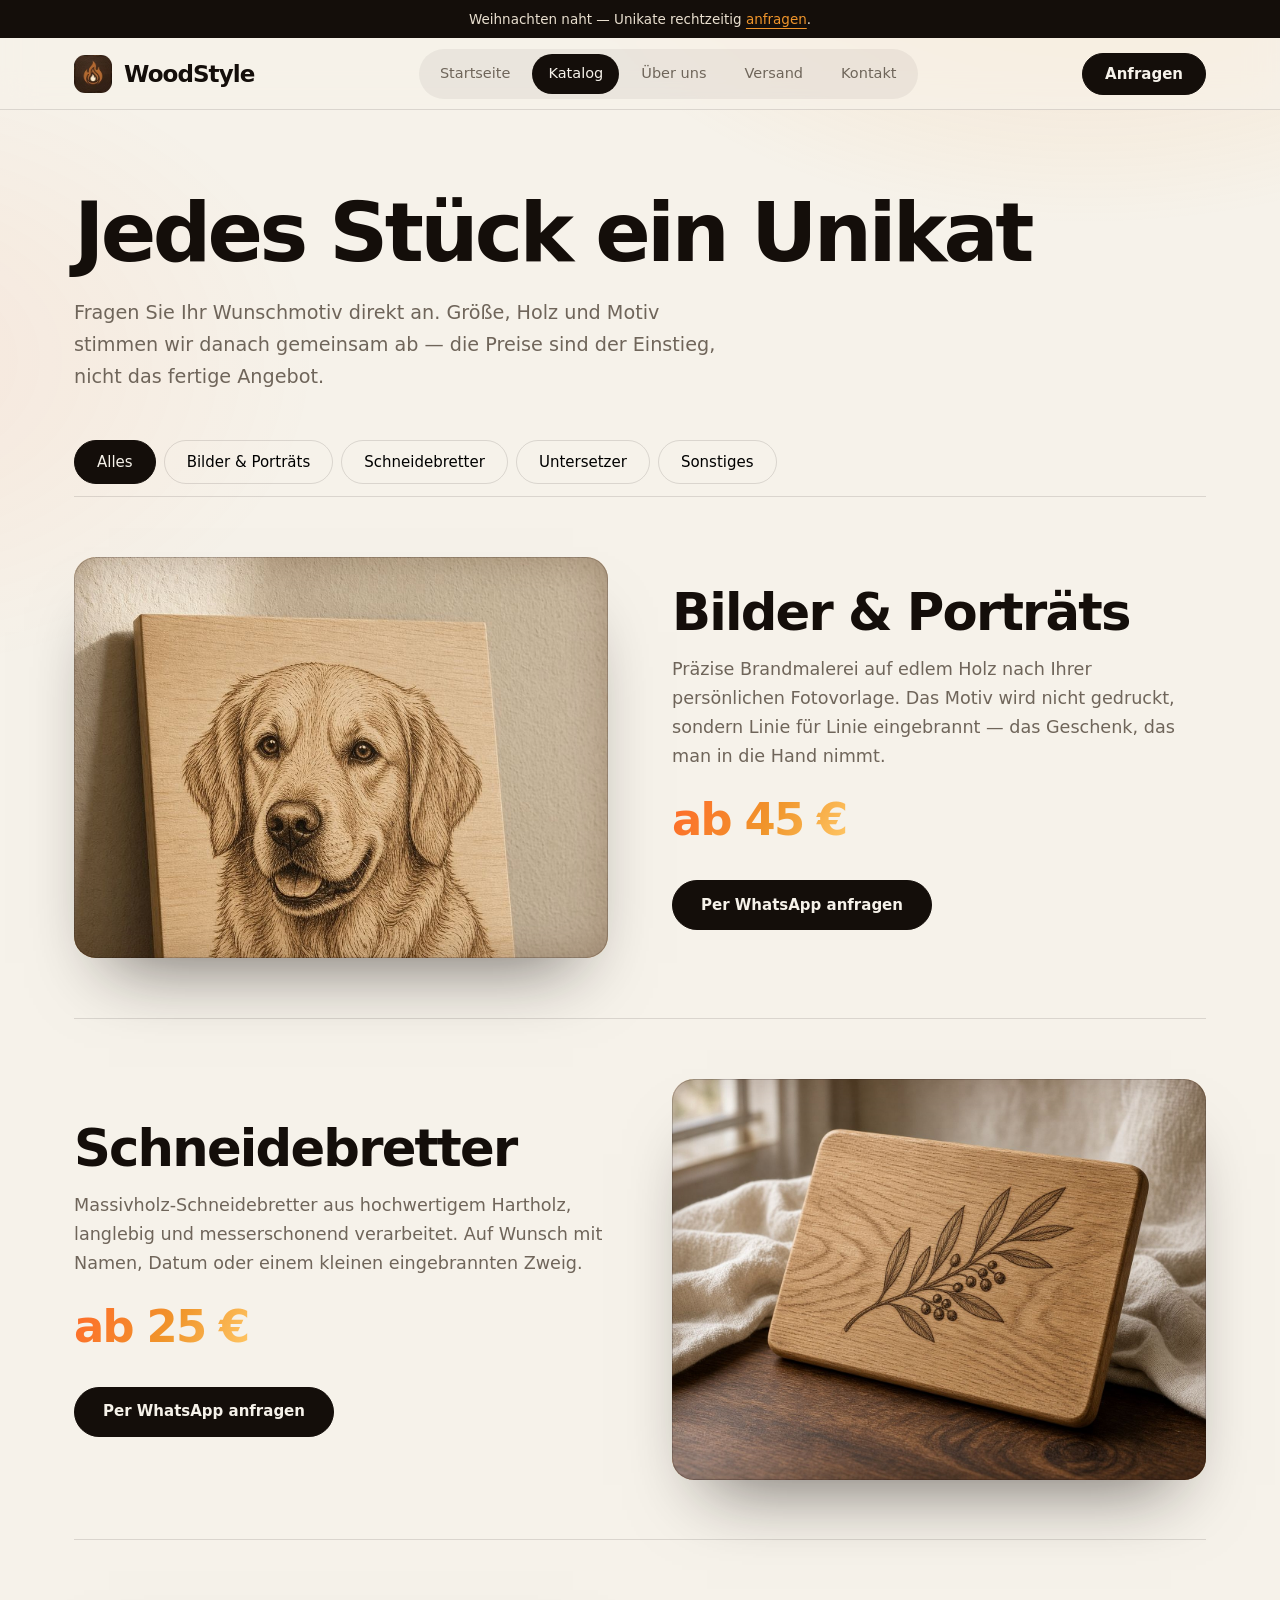
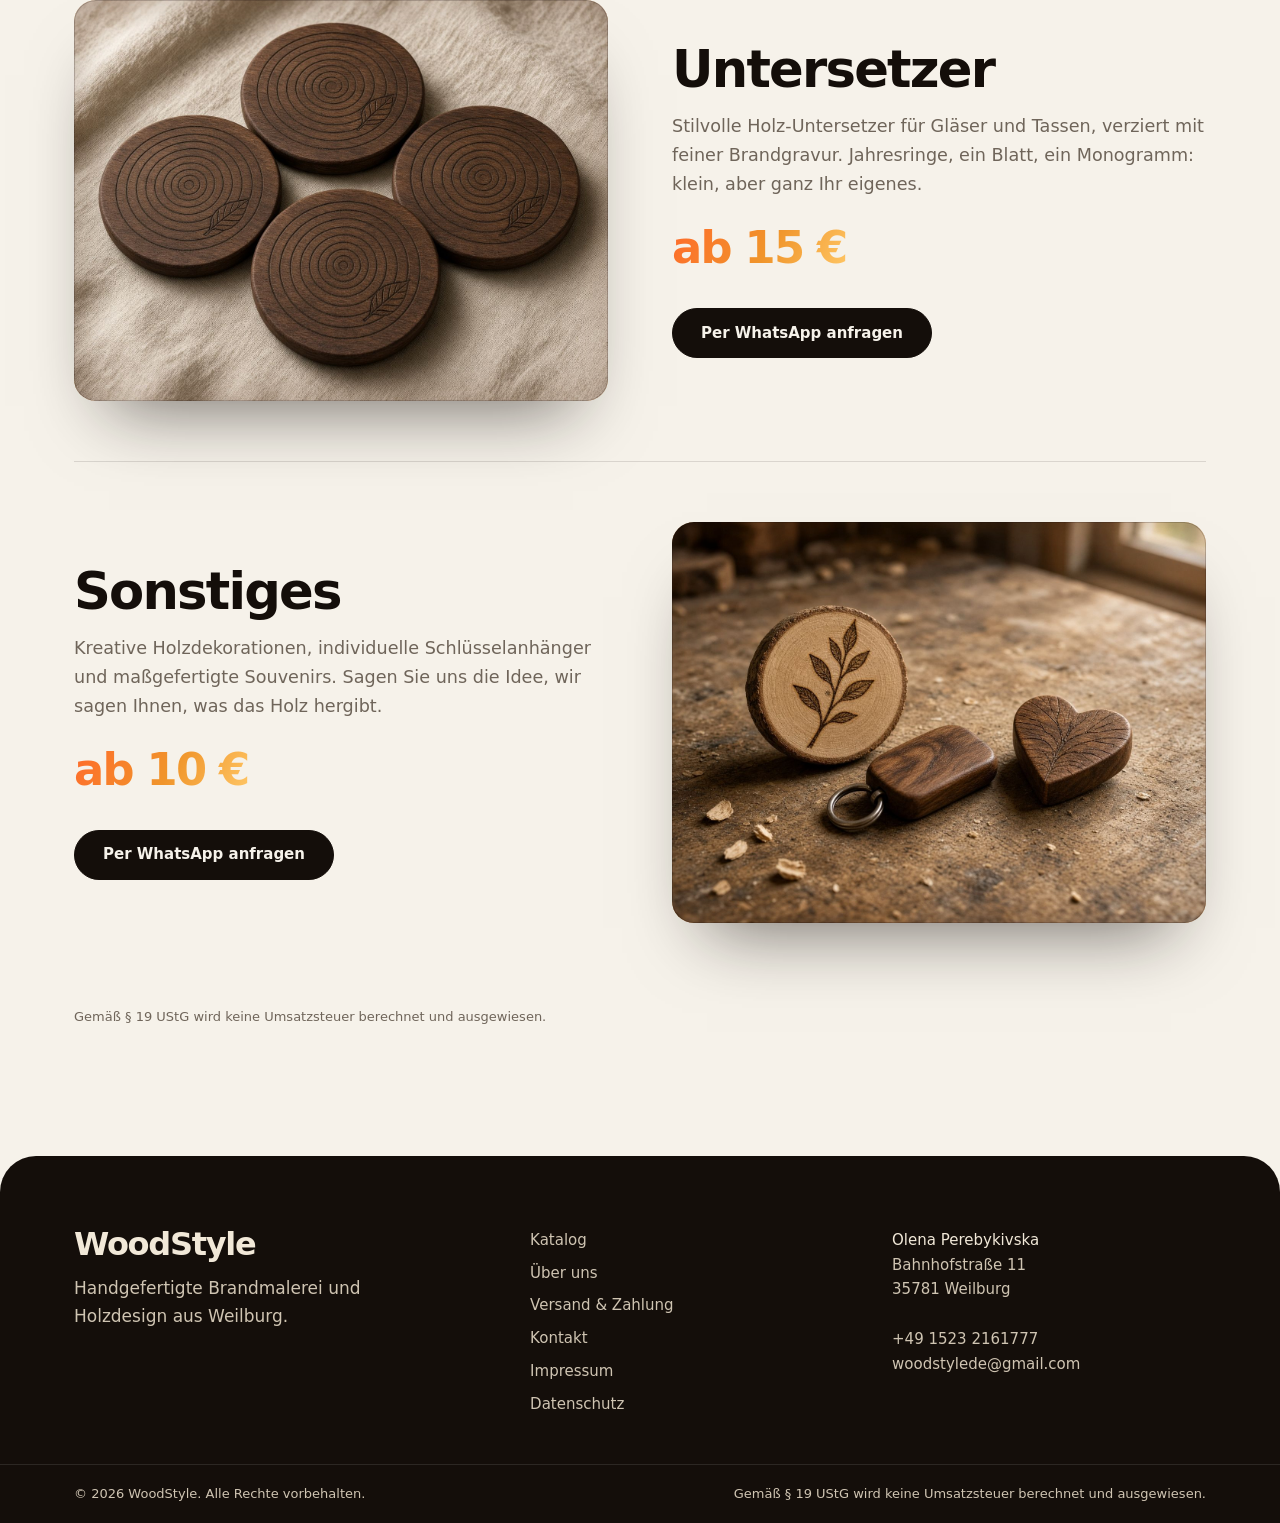
<file: katalog.html>
<!doctype html>
<html lang="de"><head><meta charset="utf-8"><meta name="viewport" content="width=device-width, initial-scale=1">
<title>Katalog · WoodStyle</title><meta name="description" content="Katalog von WoodStyle: Massivholz-Schneidebretter, Untersetzer, Porträts in Brandmalerei und individuelle Holzdekorationen."><meta name="theme-color" content="#1b130e">
<link rel="icon" type="image/svg+xml" href="favicon.svg"><link rel="stylesheet" href="css/style.css"></head>
<body><a href="#main" class="skip">Zum Inhalt springen</a>
<header class="top"><div class="note">Weihnachten naht — Unikate rechtzeitig <a href="kontakt.html">anfragen</a>.</div>
<div class="wrap bar"><a href="index.html" class="brand" aria-label="WoodStyle, Startseite"><img src="images/logo.webp" alt="" width="38" height="38">WoodStyle</a>
<nav class="nav" aria-label="Hauptnavigation"><a href="index.html">Startseite</a><a href="katalog.html" aria-current="page">Katalog</a><a href="ueber-uns.html">Über uns</a><a href="versand.html">Versand</a><a href="kontakt.html">Kontakt</a></nav><a href="kontakt.html" class="btn sm">Anfragen</a>
<button type="button" id="menu-open" class="menu" aria-label="Menü öffnen" aria-expanded="false" aria-controls="drawer"><svg width="20" height="20" viewBox="0 0 24 24" fill="none" stroke="currentColor" stroke-width="2" stroke-linecap="round" aria-hidden="true"><path d="M4 7h16M4 12h16M4 17h16"/></svg></button></div></header>
<div id="drawer" role="dialog" aria-modal="true" aria-label="Seitennavigation"><div class="row">WoodStyle<button type="button" id="menu-close" class="menu" aria-label="Menü schließen"><svg width="20" height="20" viewBox="0 0 24 24" fill="none" stroke="currentColor" stroke-width="2" stroke-linecap="round" aria-hidden="true"><path d="M18 6 6 18M6 6l12 12"/></svg></button></div>
<nav aria-label="Mobilnavigation"><a href="index.html">Startseite</a><a href="katalog.html" aria-current="page">Katalog</a><a href="ueber-uns.html">Über uns</a><a href="versand.html">Versand</a><a href="kontakt.html">Kontakt</a></nav><a href="kontakt.html" class="btn">Anfrage starten</a></div>
<main id="main">
<div class="wrap"><div class="ph-head"><h1>Jedes Stück ein Unikat</h1><p class="lead">Fragen Sie Ihr Wunschmotiv direkt an. Größe, Holz und Motiv stimmen wir danach gemeinsam ab — die Preise sind der Einstieg, nicht das fertige Angebot.</p></div>
<div class="filters" role="group" aria-label="Kategorien" id="filters"><button type="button" data-filter="alle" aria-pressed="true">Alles</button><button type="button" data-filter="bilder" aria-pressed="false">Bilder &amp; Porträts</button><button type="button" data-filter="schneidebretter" aria-pressed="false">Schneidebretter</button><button type="button" data-filter="untersetzer" aria-pressed="false">Untersetzer</button><button type="button" data-filter="sonstiges" aria-pressed="false">Sonstiges</button></div><div><article id="bilder" data-cat="bilder" class="item"><figure class="ph "><img src="images/portrait.jpg" alt="Brandmalerei eines Hundes auf einer hellen Holztafel, an eine warme Wand gelehnt" width="1400" height="1050"></figure><div><h2>Bilder &amp; Porträts</h2><p class="t">Präzise Brandmalerei auf edlem Holz nach Ihrer persönlichen Fotovorlage. Das Motiv wird nicht gedruckt, sondern Linie für Linie eingebrannt — das Geschenk, das man in die Hand nimmt.</p><p class="big-price">ab 45 €</p><div class="cta"><a href="https://wa.me/4915232161777?text=Hallo%2C%20ich%20interessiere%20mich%20f%C3%BCr%20Brandmalerei." class="btn" target="_blank" rel="noopener noreferrer">Per WhatsApp anfragen</a></div></div></article><article id="schneidebretter" data-cat="schneidebretter" class="item"><figure class="ph "><img src="images/board.jpg" alt="Massives Eichen-Schneidebrett mit eingebranntem Olivenzweig auf einem Walnusstisch" width="1400" height="1050" loading="lazy"></figure><div><h2>Schneidebretter</h2><p class="t">Massivholz-Schneidebretter aus hochwertigem Hartholz, langlebig und messerschonend verarbeitet. Auf Wunsch mit Namen, Datum oder einem kleinen eingebrannten Zweig.</p><p class="big-price">ab 25 €</p><div class="cta"><a href="https://wa.me/4915232161777?text=Hallo%2C%20ich%20interessiere%20mich%20f%C3%BCr%20Schneidebretter." class="btn" target="_blank" rel="noopener noreferrer">Per WhatsApp anfragen</a></div></div></article><article id="untersetzer" data-cat="untersetzer" class="item"><figure class="ph "><img src="images/coasters.jpg" alt="Vier runde Walnuss-Untersetzer mit eingebrannten Jahresringen auf Leinen" width="1400" height="1050" loading="lazy"></figure><div><h2>Untersetzer</h2><p class="t">Stilvolle Holz-Untersetzer für Gläser und Tassen, verziert mit feiner Brandgravur. Jahresringe, ein Blatt, ein Monogramm: klein, aber ganz Ihr eigenes.</p><p class="big-price">ab 15 €</p><div class="cta"><a href="https://wa.me/4915232161777?text=Hallo%2C%20ich%20interessiere%20mich%20f%C3%BCr%20Untersetzer." class="btn" target="_blank" rel="noopener noreferrer">Per WhatsApp anfragen</a></div></div></article><article id="sonstiges" data-cat="sonstiges" class="item"><figure class="ph "><img src="images/gifts.jpg" alt="Kleine Holzgeschenke mit Brandmalerei auf einer Werkbank: Scheibe, Anhänger und Herz" width="1400" height="1050" loading="lazy"></figure><div><h2>Sonstiges</h2><p class="t">Kreative Holzdekorationen, individuelle Schlüsselanhänger und maßgefertigte Souvenirs. Sagen Sie uns die Idee, wir sagen Ihnen, was das Holz hergibt.</p><p class="big-price">ab 10 €</p><div class="cta"><a href="https://wa.me/4915232161777?text=Hallo%2C%20ich%20interessiere%20mich%20f%C3%BCr%20Holzdekorationen." class="btn" target="_blank" rel="noopener noreferrer">Per WhatsApp anfragen</a></div></div></article></div><p class="small" style="padding:24px 0 80px">Gemäß § 19 UStG wird keine Umsatzsteuer berechnet und ausgewiesen.</p></div>
</main>
<footer class="foot"><div class="wrap"><div><a href="index.html" class="brand">WoodStyle</a><p style="margin-top:14px;max-width:20em">Handgefertigte Brandmalerei und Holzdesign aus Weilburg.</p></div>
<nav aria-label="Fußzeile"><a href="katalog.html">Katalog</a><a href="ueber-uns.html">Über uns</a><a href="versand.html">Versand &amp; Zahlung</a><a href="kontakt.html">Kontakt</a><a href="impressum.html">Impressum</a><a href="datenschutz.html">Datenschutz</a></nav>
<address><b style="color:#f1e8d8;font-weight:500">Olena Perebykivska</b><br>Bahnhofstraße 11<br>35781 Weilburg<br><br><a href="tel:+4915232161777">+49 1523 2161777</a><br><a href="mailto:woodstylede@gmail.com">woodstylede@gmail.com</a></address></div>
<div class="legalbar"><div class="wrap"><p>© 2026 WoodStyle. Alle Rechte vorbehalten.</p><p>Gemäß § 19 UStG wird keine Umsatzsteuer berechnet und ausgewiesen.</p></div></div></footer>
<a href="https://wa.me/4915232161777" target="_blank" rel="noopener noreferrer" class="btn sm fab">Anfragen</a>
<script src="js/main.js" defer></script></body></html>
</file>
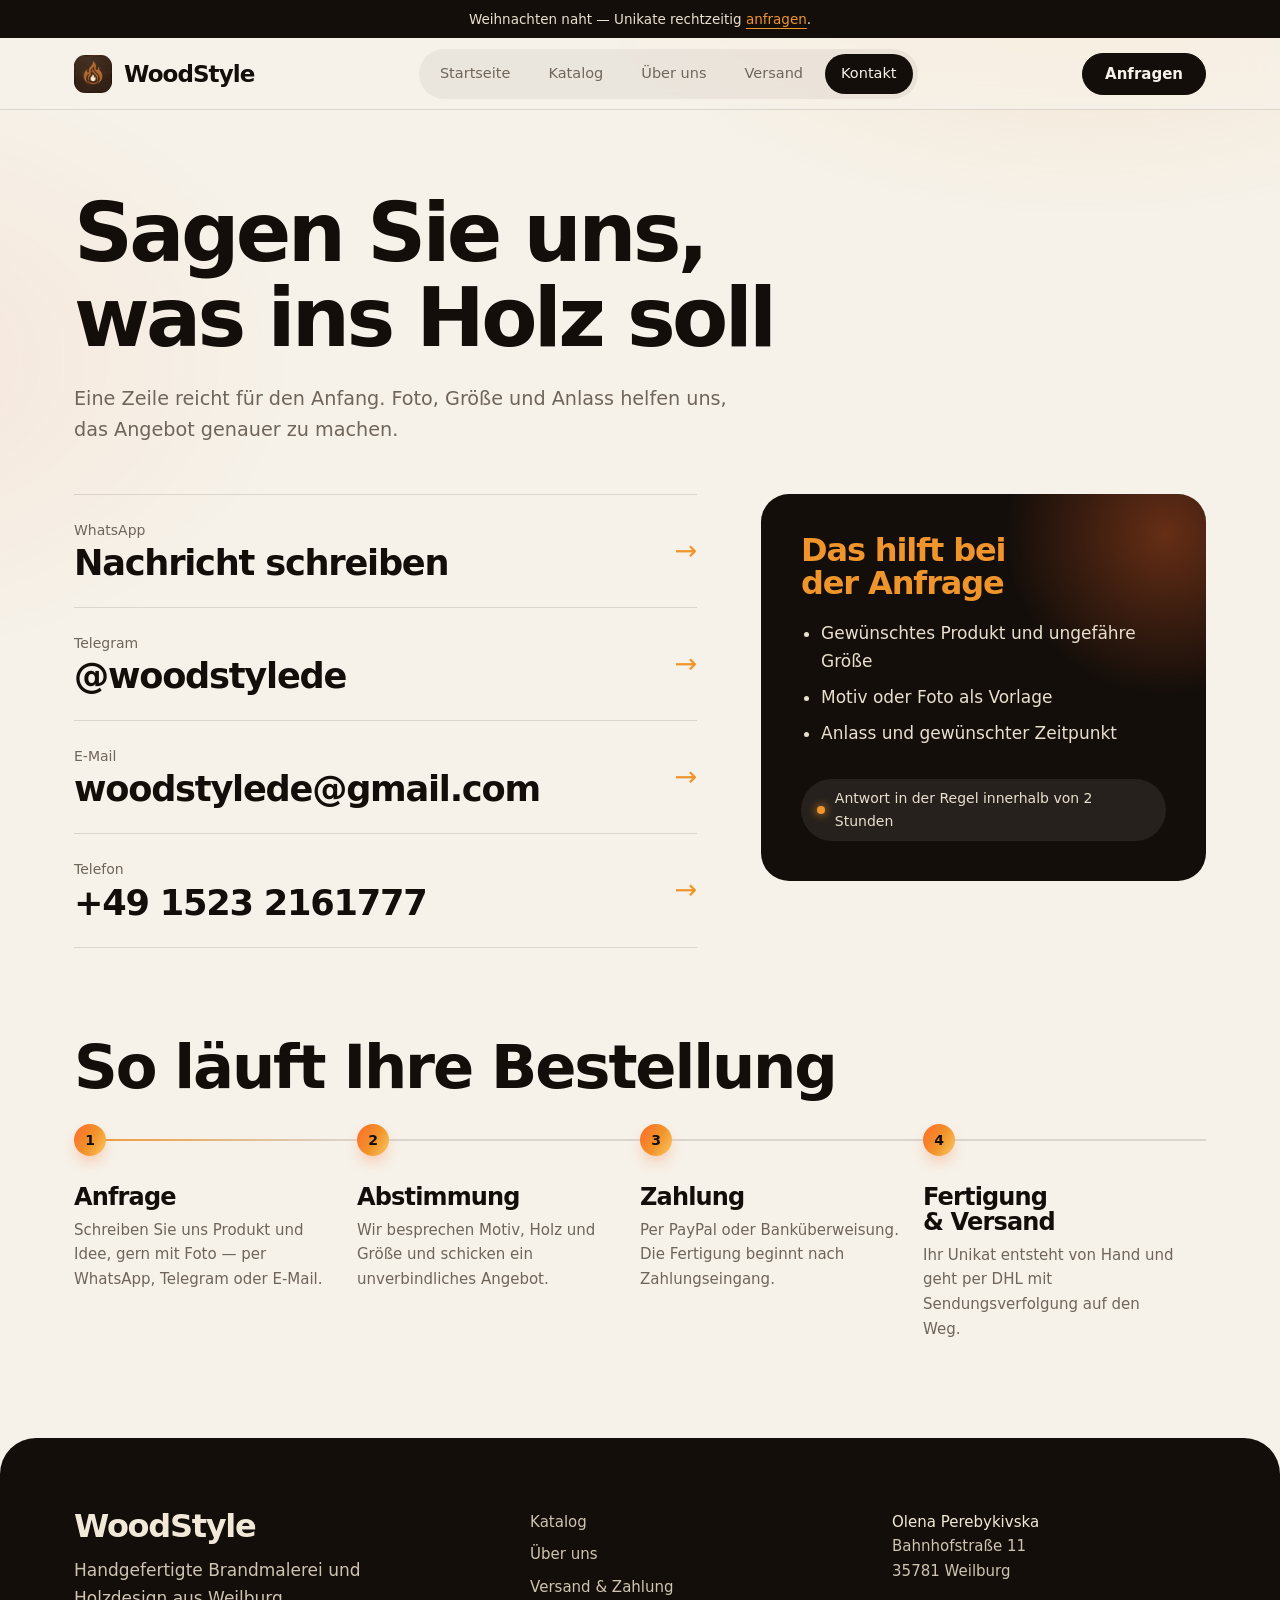
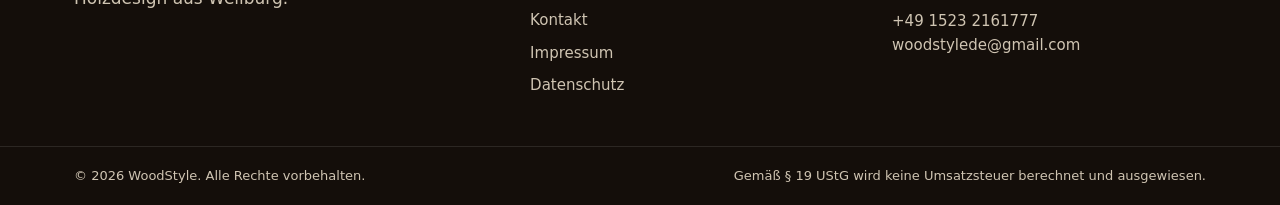
<file: kontakt.html>
<!doctype html>
<html lang="de"><head><meta charset="utf-8"><meta name="viewport" content="width=device-width, initial-scale=1">
<title>Kontakt &amp; Bestellung · WoodStyle</title><meta name="description" content="WoodStyle anfragen: per WhatsApp, Telegram, E-Mail oder Telefon. Individuelle Holzprodukte und Brandmalerei aus Weilburg."><meta name="theme-color" content="#1b130e">
<link rel="icon" type="image/svg+xml" href="favicon.svg"><link rel="stylesheet" href="css/style.css"></head>
<body><a href="#main" class="skip">Zum Inhalt springen</a>
<header class="top"><div class="note">Weihnachten naht — Unikate rechtzeitig <a href="kontakt.html">anfragen</a>.</div>
<div class="wrap bar"><a href="index.html" class="brand" aria-label="WoodStyle, Startseite"><img src="images/logo.webp" alt="" width="38" height="38">WoodStyle</a>
<nav class="nav" aria-label="Hauptnavigation"><a href="index.html">Startseite</a><a href="katalog.html">Katalog</a><a href="ueber-uns.html">Über uns</a><a href="versand.html">Versand</a><a href="kontakt.html" aria-current="page">Kontakt</a></nav><a href="kontakt.html" class="btn sm">Anfragen</a>
<button type="button" id="menu-open" class="menu" aria-label="Menü öffnen" aria-expanded="false" aria-controls="drawer"><svg width="20" height="20" viewBox="0 0 24 24" fill="none" stroke="currentColor" stroke-width="2" stroke-linecap="round" aria-hidden="true"><path d="M4 7h16M4 12h16M4 17h16"/></svg></button></div></header>
<div id="drawer" role="dialog" aria-modal="true" aria-label="Seitennavigation"><div class="row">WoodStyle<button type="button" id="menu-close" class="menu" aria-label="Menü schließen"><svg width="20" height="20" viewBox="0 0 24 24" fill="none" stroke="currentColor" stroke-width="2" stroke-linecap="round" aria-hidden="true"><path d="M18 6 6 18M6 6l12 12"/></svg></button></div>
<nav aria-label="Mobilnavigation"><a href="index.html">Startseite</a><a href="katalog.html">Katalog</a><a href="ueber-uns.html">Über uns</a><a href="versand.html">Versand</a><a href="kontakt.html" aria-current="page">Kontakt</a></nav><a href="kontakt.html" class="btn">Anfrage starten</a></div>
<main id="main">
<div class="wrap"><div class="ph-head"><h1>Sagen Sie uns, was ins Holz soll</h1><p class="lead">Eine Zeile reicht für den Anfang. Foto, Größe und Anlass helfen uns, das Angebot genauer zu machen.</p></div>
<div class="two"><ul class="chan"><li><a href="https://wa.me/4915232161777" target="_blank" rel="noopener noreferrer"><span><small>WhatsApp</small><b>Nachricht schreiben</b></span><i aria-hidden="true">→</i></a></li><li><a href="https://t.me/woodstylede" target="_blank" rel="noopener noreferrer"><span><small>Telegram</small><b>@woodstylede</b></span><i aria-hidden="true">→</i></a></li><li><a href="mailto:woodstylede@gmail.com?subject=Anfrage%20WoodStyle"><span><small>E-Mail</small><b>woodstylede@gmail.com</b></span><i aria-hidden="true">→</i></a></li><li><a href="tel:+4915232161777"><span><small>Telefon</small><b>+49 1523 2161777</b></span><i aria-hidden="true">→</i></a></li></ul><aside class="aside"><h2>Das hilft bei der Anfrage</h2><ul><li>Gewünschtes Produkt und ungefähre Größe</li><li>Motiv oder Foto als Vorlage</li><li>Anlass und gewünschter Zeitpunkt</li></ul><p class="reply">Antwort in der Regel innerhalb von 2 Stunden</p></aside></div>
<h2 class="h2" style="margin:88px 0 40px">So läuft Ihre Bestellung</h2><ol class="steps" style="margin-bottom:96px"><li><h3>Anfrage</h3><p>Schreiben Sie uns Produkt und Idee, gern mit Foto — per WhatsApp, Telegram oder E-Mail.</p></li><li><h3>Abstimmung</h3><p>Wir besprechen Motiv, Holz und Größe und schicken ein unverbindliches Angebot.</p></li><li><h3>Zahlung</h3><p>Per PayPal oder Banküberweisung. Die Fertigung beginnt nach Zahlungseingang.</p></li><li><h3>Fertigung &amp; Versand</h3><p>Ihr Unikat entsteht von Hand und geht per DHL mit Sendungsverfolgung auf den Weg.</p></li></ol></div>
</main>
<footer class="foot"><div class="wrap"><div><a href="index.html" class="brand">WoodStyle</a><p style="margin-top:14px;max-width:20em">Handgefertigte Brandmalerei und Holzdesign aus Weilburg.</p></div>
<nav aria-label="Fußzeile"><a href="katalog.html">Katalog</a><a href="ueber-uns.html">Über uns</a><a href="versand.html">Versand &amp; Zahlung</a><a href="kontakt.html">Kontakt</a><a href="impressum.html">Impressum</a><a href="datenschutz.html">Datenschutz</a></nav>
<address><b style="color:#f1e8d8;font-weight:500">Olena Perebykivska</b><br>Bahnhofstraße 11<br>35781 Weilburg<br><br><a href="tel:+4915232161777">+49 1523 2161777</a><br><a href="mailto:woodstylede@gmail.com">woodstylede@gmail.com</a></address></div>
<div class="legalbar"><div class="wrap"><p>© 2026 WoodStyle. Alle Rechte vorbehalten.</p><p>Gemäß § 19 UStG wird keine Umsatzsteuer berechnet und ausgewiesen.</p></div></div></footer>
<a href="https://wa.me/4915232161777" target="_blank" rel="noopener noreferrer" class="btn sm fab">Anfragen</a>
<script src="js/main.js" defer></script></body></html>
</file>
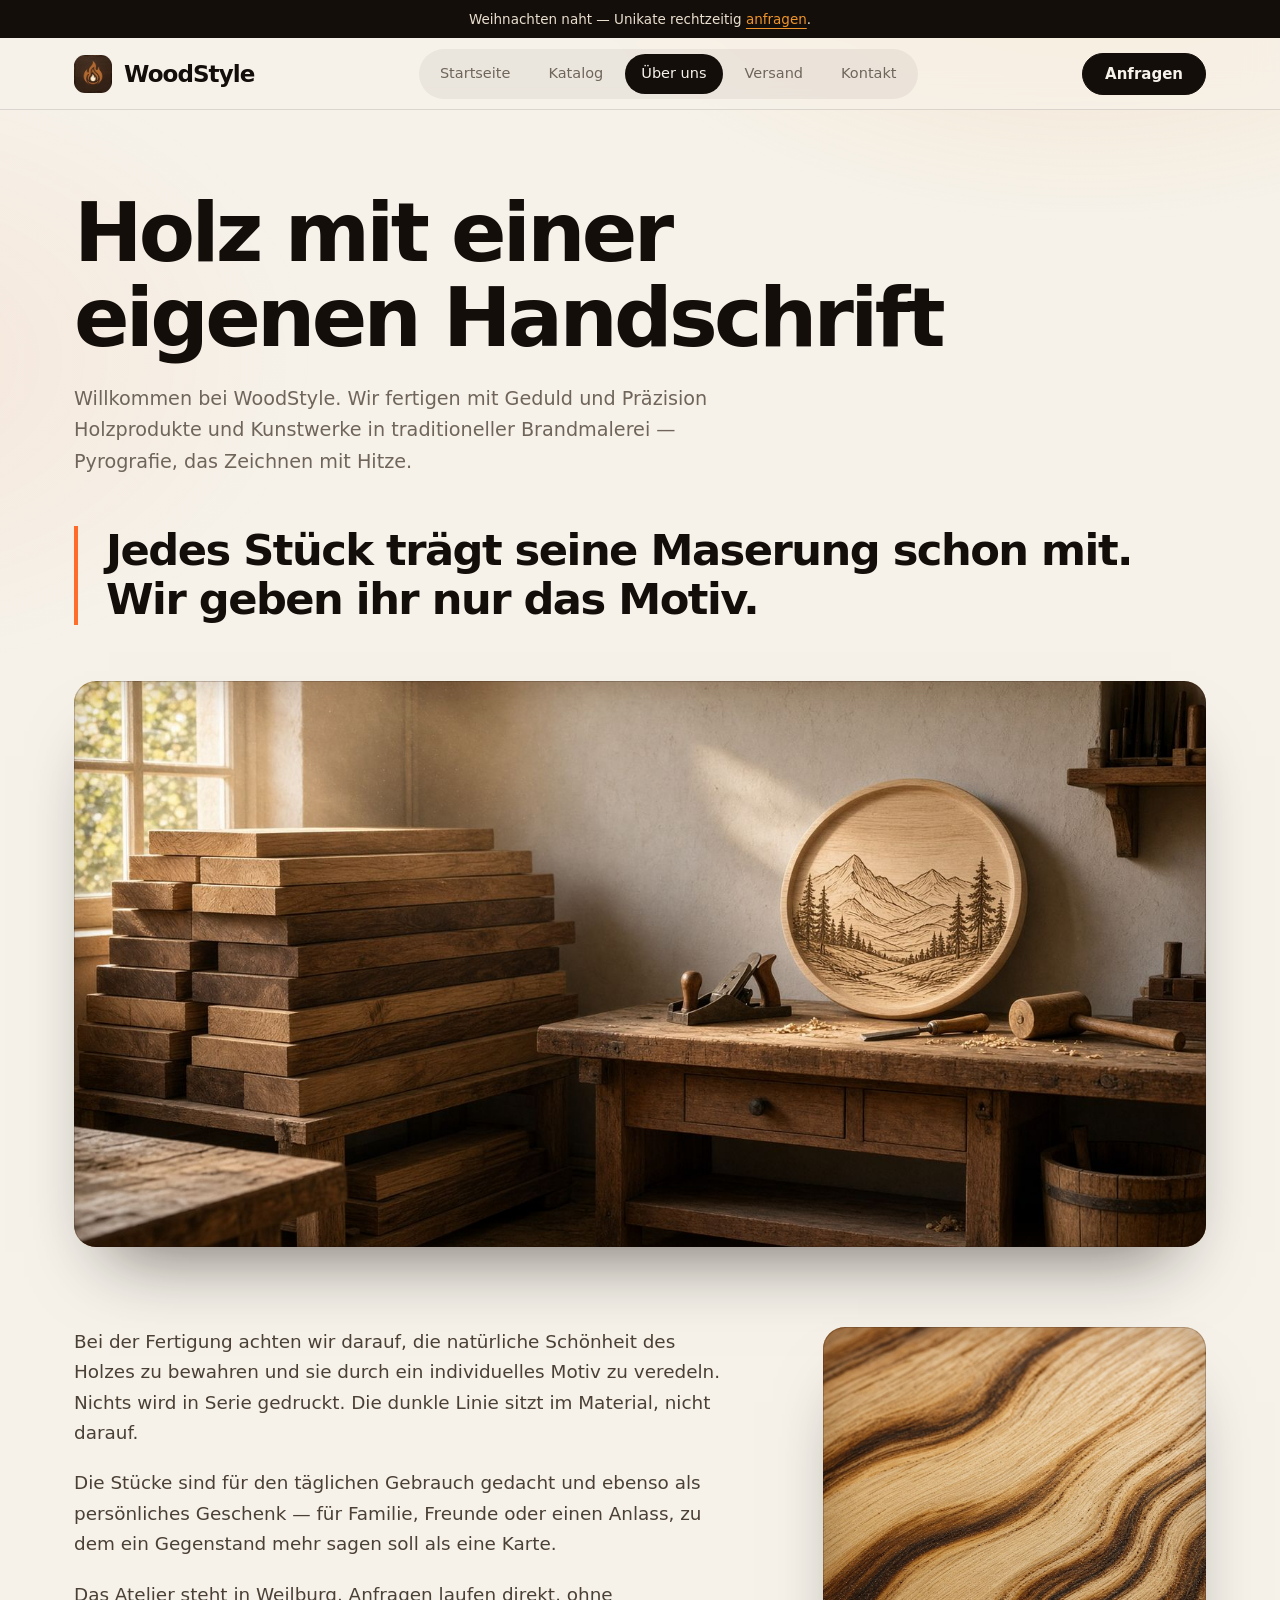
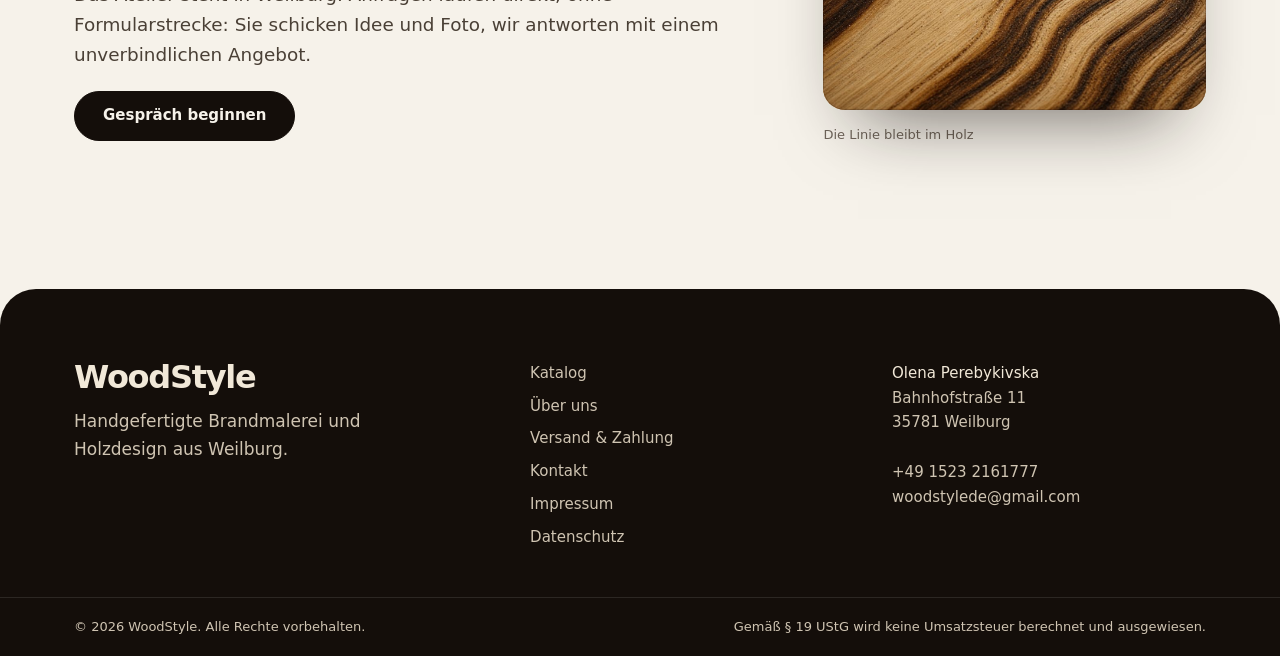
<file: ueber-uns.html>
<!doctype html>
<html lang="de"><head><meta charset="utf-8"><meta name="viewport" content="width=device-width, initial-scale=1">
<title>Über uns · WoodStyle</title><meta name="description" content="WoodStyle aus Weilburg: handgefertigte Holzprodukte und Brandmalerei, bei der die Maserung zum Motiv gehört."><meta name="theme-color" content="#1b130e">
<link rel="icon" type="image/svg+xml" href="favicon.svg"><link rel="stylesheet" href="css/style.css"></head>
<body><a href="#main" class="skip">Zum Inhalt springen</a>
<header class="top"><div class="note">Weihnachten naht — Unikate rechtzeitig <a href="kontakt.html">anfragen</a>.</div>
<div class="wrap bar"><a href="index.html" class="brand" aria-label="WoodStyle, Startseite"><img src="images/logo.webp" alt="" width="38" height="38">WoodStyle</a>
<nav class="nav" aria-label="Hauptnavigation"><a href="index.html">Startseite</a><a href="katalog.html">Katalog</a><a href="ueber-uns.html" aria-current="page">Über uns</a><a href="versand.html">Versand</a><a href="kontakt.html">Kontakt</a></nav><a href="kontakt.html" class="btn sm">Anfragen</a>
<button type="button" id="menu-open" class="menu" aria-label="Menü öffnen" aria-expanded="false" aria-controls="drawer"><svg width="20" height="20" viewBox="0 0 24 24" fill="none" stroke="currentColor" stroke-width="2" stroke-linecap="round" aria-hidden="true"><path d="M4 7h16M4 12h16M4 17h16"/></svg></button></div></header>
<div id="drawer" role="dialog" aria-modal="true" aria-label="Seitennavigation"><div class="row">WoodStyle<button type="button" id="menu-close" class="menu" aria-label="Menü schließen"><svg width="20" height="20" viewBox="0 0 24 24" fill="none" stroke="currentColor" stroke-width="2" stroke-linecap="round" aria-hidden="true"><path d="M18 6 6 18M6 6l12 12"/></svg></button></div>
<nav aria-label="Mobilnavigation"><a href="index.html">Startseite</a><a href="katalog.html">Katalog</a><a href="ueber-uns.html" aria-current="page">Über uns</a><a href="versand.html">Versand</a><a href="kontakt.html">Kontakt</a></nav><a href="kontakt.html" class="btn">Anfrage starten</a></div>
<main id="main">
<div class="wrap"><div class="ph-head"><h1>Holz mit einer eigenen Handschrift</h1><p class="lead">Willkommen bei WoodStyle. Wir fertigen mit Geduld und Präzision Holzprodukte und Kunstwerke in traditioneller Brandmalerei — Pyrografie, das Zeichnen mit Hitze.</p></div>
<blockquote class="quote" style="margin:0 0 56px">Jedes Stück trägt seine Maserung schon mit. Wir geben ihr nur das Motiv.</blockquote>
<figure class="ph" style="aspect-ratio:16/8"><img src="images/atelier.jpg" alt="Werkstatt mit gestapelten Brettern, Werkzeug und einer fertigen Holztafel im Nachmittagslicht" width="1600" height="1067"></figure>
<div class="prose-grid" style="padding:80px 0 96px"><div class="prose"><p>Bei der Fertigung achten wir darauf, die natürliche Schönheit des Holzes zu bewahren und sie durch ein individuelles Motiv zu veredeln. Nichts wird in Serie gedruckt. Die dunkle Linie sitzt im Material, nicht darauf.</p><p>Die Stücke sind für den täglichen Gebrauch gedacht und ebenso als persönliches Geschenk — für Familie, Freunde oder einen Anlass, zu dem ein Gegenstand mehr sagen soll als eine Karte.</p><p>Das Atelier steht in Weilburg. Anfragen laufen direkt, ohne Formularstrecke: Sie schicken Idee und Foto, wir antworten mit einem unverbindlichen Angebot.</p><a href="kontakt.html" class="btn">Gespräch beginnen</a></div>
<div><figure class="ph "><img src="images/grain.jpg" alt="Makroaufnahme eingebrannter Linien in heller Holzmaserung" width="1000" height="1000" loading="lazy"></figure><p class="cap"><span>Die Linie bleibt im Holz</span></p></div></div></div>
</main>
<footer class="foot"><div class="wrap"><div><a href="index.html" class="brand">WoodStyle</a><p style="margin-top:14px;max-width:20em">Handgefertigte Brandmalerei und Holzdesign aus Weilburg.</p></div>
<nav aria-label="Fußzeile"><a href="katalog.html">Katalog</a><a href="ueber-uns.html">Über uns</a><a href="versand.html">Versand &amp; Zahlung</a><a href="kontakt.html">Kontakt</a><a href="impressum.html">Impressum</a><a href="datenschutz.html">Datenschutz</a></nav>
<address><b style="color:#f1e8d8;font-weight:500">Olena Perebykivska</b><br>Bahnhofstraße 11<br>35781 Weilburg<br><br><a href="tel:+4915232161777">+49 1523 2161777</a><br><a href="mailto:woodstylede@gmail.com">woodstylede@gmail.com</a></address></div>
<div class="legalbar"><div class="wrap"><p>© 2026 WoodStyle. Alle Rechte vorbehalten.</p><p>Gemäß § 19 UStG wird keine Umsatzsteuer berechnet und ausgewiesen.</p></div></div></footer>
<a href="https://wa.me/4915232161777" target="_blank" rel="noopener noreferrer" class="btn sm fab">Anfragen</a>
<script src="js/main.js" defer></script></body></html>
</file>
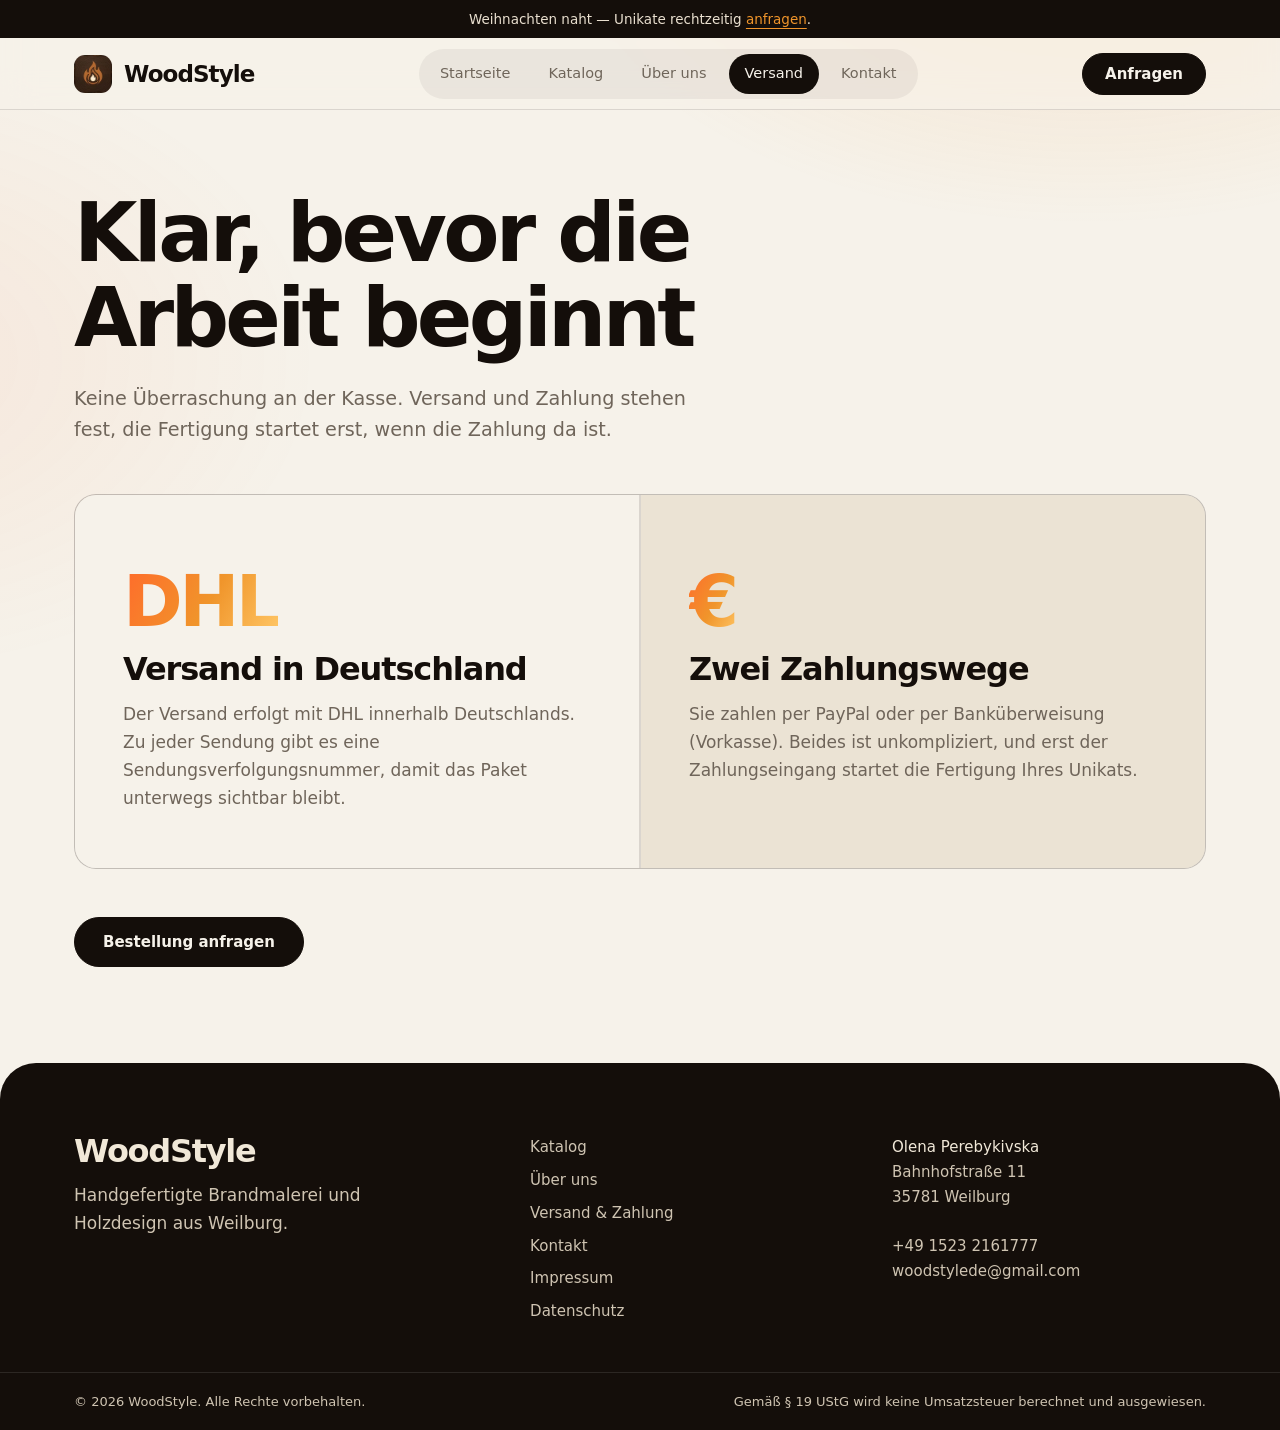
<file: versand.html>
<!doctype html>
<html lang="de"><head><meta charset="utf-8"><meta name="viewport" content="width=device-width, initial-scale=1">
<title>Versand &amp; Zahlung · WoodStyle</title><meta name="description" content="DHL-Versand mit Sendungsverfolgung sowie Zahlung per PayPal oder Banküberweisung bei WoodStyle."><meta name="theme-color" content="#1b130e">
<link rel="icon" type="image/svg+xml" href="favicon.svg"><link rel="stylesheet" href="css/style.css"></head>
<body><a href="#main" class="skip">Zum Inhalt springen</a>
<header class="top"><div class="note">Weihnachten naht — Unikate rechtzeitig <a href="kontakt.html">anfragen</a>.</div>
<div class="wrap bar"><a href="index.html" class="brand" aria-label="WoodStyle, Startseite"><img src="images/logo.webp" alt="" width="38" height="38">WoodStyle</a>
<nav class="nav" aria-label="Hauptnavigation"><a href="index.html">Startseite</a><a href="katalog.html">Katalog</a><a href="ueber-uns.html">Über uns</a><a href="versand.html" aria-current="page">Versand</a><a href="kontakt.html">Kontakt</a></nav><a href="kontakt.html" class="btn sm">Anfragen</a>
<button type="button" id="menu-open" class="menu" aria-label="Menü öffnen" aria-expanded="false" aria-controls="drawer"><svg width="20" height="20" viewBox="0 0 24 24" fill="none" stroke="currentColor" stroke-width="2" stroke-linecap="round" aria-hidden="true"><path d="M4 7h16M4 12h16M4 17h16"/></svg></button></div></header>
<div id="drawer" role="dialog" aria-modal="true" aria-label="Seitennavigation"><div class="row">WoodStyle<button type="button" id="menu-close" class="menu" aria-label="Menü schließen"><svg width="20" height="20" viewBox="0 0 24 24" fill="none" stroke="currentColor" stroke-width="2" stroke-linecap="round" aria-hidden="true"><path d="M18 6 6 18M6 6l12 12"/></svg></button></div>
<nav aria-label="Mobilnavigation"><a href="index.html">Startseite</a><a href="katalog.html">Katalog</a><a href="ueber-uns.html">Über uns</a><a href="versand.html" aria-current="page">Versand</a><a href="kontakt.html">Kontakt</a></nav><a href="kontakt.html" class="btn">Anfrage starten</a></div>
<main id="main">
<div class="wrap"><div class="ph-head"><h1>Klar, bevor die Arbeit beginnt</h1><p class="lead">Keine Überraschung an der Kasse. Versand und Zahlung stehen fest, die Fertigung startet erst, wenn die Zahlung da ist.</p></div>
<div class="split"><section><p class="big">DHL</p><h2>Versand in Deutschland</h2><p>Der Versand erfolgt mit DHL innerhalb Deutschlands. Zu jeder Sendung gibt es eine Sendungsverfolgungsnummer, damit das Paket unterwegs sichtbar bleibt.</p></section>
<section><p class="big">€</p><h2>Zwei Zahlungswege</h2><p>Sie zahlen per PayPal oder per Banküberweisung (Vorkasse). Beides ist unkompliziert, und erst der Zahlungseingang startet die Fertigung Ihres Unikats.</p></section></div>
<div class="cta" style="margin:48px 0 96px"><a href="kontakt.html" class="btn">Bestellung anfragen</a></div></div>
</main>
<footer class="foot"><div class="wrap"><div><a href="index.html" class="brand">WoodStyle</a><p style="margin-top:14px;max-width:20em">Handgefertigte Brandmalerei und Holzdesign aus Weilburg.</p></div>
<nav aria-label="Fußzeile"><a href="katalog.html">Katalog</a><a href="ueber-uns.html">Über uns</a><a href="versand.html">Versand &amp; Zahlung</a><a href="kontakt.html">Kontakt</a><a href="impressum.html">Impressum</a><a href="datenschutz.html">Datenschutz</a></nav>
<address><b style="color:#f1e8d8;font-weight:500">Olena Perebykivska</b><br>Bahnhofstraße 11<br>35781 Weilburg<br><br><a href="tel:+4915232161777">+49 1523 2161777</a><br><a href="mailto:woodstylede@gmail.com">woodstylede@gmail.com</a></address></div>
<div class="legalbar"><div class="wrap"><p>© 2026 WoodStyle. Alle Rechte vorbehalten.</p><p>Gemäß § 19 UStG wird keine Umsatzsteuer berechnet und ausgewiesen.</p></div></div></footer>
<a href="https://wa.me/4915232161777" target="_blank" rel="noopener noreferrer" class="btn sm fab">Anfragen</a>
<script src="js/main.js" defer></script></body></html>
</file>
<file: css/style.css>
:root{
--paper:#f6f2ea;--sand:#ebe3d4;--char:#140e0a;--char2:#21160f;--umber:#7a4a28;--amber:#f0952b;--ember:#ff6a2b;--ash:#6f655a;--line:rgba(20,14,10,.12);
--grad:linear-gradient(120deg,#ff6a2b,#f0952b 55%,#ffc766);
--r:22px;
--sans:ui-sans-serif,system-ui,-apple-system,"Segoe UI",Roboto,"Helvetica Neue",Arial,sans-serif;
--serif:var(--sans);
--ease:cubic-bezier(.2,.7,.2,1)}
*,*::before,*::after{box-sizing:border-box}
html{scroll-behavior:smooth;-webkit-text-size-adjust:100%}
body{margin:0;background:var(--paper);color:var(--char);font:17px/1.65 var(--sans);-webkit-font-smoothing:antialiased;overflow-x:hidden}
body::before{content:"";position:fixed;inset:0;z-index:-1;pointer-events:none;background:radial-gradient(60vw 50vh at 85% -10%,rgba(240,149,43,.16),transparent 70%),radial-gradient(50vw 50vh at -10% 40%,rgba(255,106,43,.08),transparent 70%)}
img{display:block;max-width:100%;height:auto}
a{color:inherit}
h1,h2,h3{font-family:var(--serif);font-weight:700;line-height:1.04;margin:0;letter-spacing:-.035em;text-wrap:balance}
p{margin:0}
:focus-visible{outline:2px solid var(--amber);outline-offset:3px}
.wrap{max-width:1180px;margin:0 auto;padding:0 24px}
.skip{position:absolute;left:12px;top:-60px;background:var(--char);color:var(--paper);padding:10px 16px;border-radius:10px;z-index:99}.skip:focus{top:12px}
.progress{position:fixed;left:0;top:0;height:3px;width:100%;background:var(--grad);transform-origin:0 50%;transform:scaleX(var(--p,0));z-index:80;pointer-events:none}
/* header */
.top{position:sticky;top:0;z-index:40;transition:background .3s,box-shadow .3s}
.note{background:var(--char);color:#e9dfcf;text-align:center;font-size:13.5px;padding:8px 20px;transition:margin .3s}
.note a{color:var(--amber);text-underline-offset:4px}
.bar{display:flex;align-items:center;justify-content:space-between;height:72px;gap:20px;transition:height .3s}
.top::before{content:"";position:absolute;inset:0;z-index:-1;background:rgba(246,242,234,.72);backdrop-filter:saturate(1.6) blur(16px);-webkit-backdrop-filter:saturate(1.6) blur(16px);border-bottom:1px solid var(--line)}
.top.stuck .bar{height:60px}.top.stuck::before{background:rgba(246,242,234,.88);box-shadow:0 10px 30px -20px rgba(20,14,10,.5)}
.brand{display:flex;align-items:center;gap:12px;text-decoration:none;font:700 23px/1 var(--sans);letter-spacing:-.04em}
.brand img{width:38px;height:38px;border-radius:11px;object-fit:cover;background:var(--char);transition:transform .6s var(--ease)}
.brand:hover img{transform:rotateY(360deg)}
.nav{display:flex;gap:6px;padding:5px;border-radius:999px;background:rgba(20,14,10,.05)}
.nav a{text-decoration:none;font-size:14.5px;font-weight:500;color:var(--ash);padding:8px 16px;border-radius:999px;transition:color .2s,background .2s}
.nav a:hover{color:var(--char)}.nav a[aria-current]{color:var(--paper);background:var(--char)}
.btn{position:relative;display:inline-flex;align-items:center;justify-content:center;min-height:50px;padding:0 28px;border-radius:999px;border:1.5px solid var(--char);background:var(--char);color:var(--paper);font-size:15px;font-weight:600;text-decoration:none;overflow:hidden;isolation:isolate;transition:color .3s,border-color .3s,box-shadow .35s,transform .3s var(--ease)}
.btn::before{content:"";position:absolute;inset:0;z-index:-1;background:var(--grad);transform:translateY(101%);transition:transform .4s var(--ease)}
.btn:hover{color:var(--char);border-color:transparent;box-shadow:0 14px 34px -12px rgba(255,106,43,.7);transform:translateY(-2px)}
.btn:hover::before{transform:none}
.btn.ghost{background:transparent;color:var(--char)}.btn.ghost::before{background:var(--char)}.btn.ghost:hover{color:var(--paper);border-color:var(--char);box-shadow:none}
.btn.sm{min-height:42px;padding:0 22px}
.menu{display:none;width:46px;height:46px;border-radius:50%;border:1px solid var(--line);background:none;cursor:pointer;align-items:center;justify-content:center;color:inherit}
#drawer{display:none;position:fixed;inset:0;z-index:90;background:var(--char);color:var(--paper);padding:24px;flex-direction:column}
#drawer.open{display:flex;animation:drawer .45s var(--ease)}
@keyframes drawer{from{opacity:0;transform:perspective(900px) rotateX(-12deg) translateY(-30px)}}
#drawer .row{display:flex;justify-content:space-between;align-items:center;font:700 24px var(--sans)}
#drawer .menu{border-color:rgba(255,255,255,.25)}
#drawer nav{display:flex;flex-direction:column;margin-top:36px}
#drawer nav a{font:700 40px/1 var(--sans);letter-spacing:-.04em;text-decoration:none;padding:16px 0;border-bottom:1px solid rgba(255,255,255,.12)}
#drawer nav a[aria-current]{color:var(--amber)}
#drawer .btn{margin-top:auto;background:var(--amber);border-color:var(--amber);color:var(--char)}
/* hero */
.hero{position:relative;display:grid;grid-template-columns:1.05fr .95fr;gap:56px;align-items:center;padding:80px 24px 72px}
.hero h1{font-size:clamp(3.2rem,8vw,7rem);line-height:1.1;letter-spacing:-.05em;padding-bottom:0.1em}
.burn{display:inline-block;padding-bottom:0.15em;margin-bottom:-0.15em}
@media (prefers-reduced-motion:no-preference){.burn{color:transparent;background:linear-gradient(100deg,var(--char) 0 38%,var(--ember) 45%,#c9bfae 52% 100%) 100% 0/300% 100%;-webkit-background-clip:text;background-clip:text;animation:burn 2.6s .3s cubic-bezier(.5,.1,.3,1) forwards}}
@keyframes burn{to{background-position:0 0}}
.lead{font-size:1.2rem;color:var(--ash);max-width:34em;margin-top:26px}
.cta{display:flex;flex-wrap:wrap;gap:12px;margin-top:34px}
.facts{margin-top:32px;font-size:14px;color:var(--ash);display:flex;flex-wrap:wrap;gap:6px 22px}
.facts span::before{content:"";display:inline-block;width:7px;height:7px;border-radius:50%;background:var(--grad);margin-right:8px}
.hero-fig{position:relative;perspective:1200px}
.hero-fig>.ph{aspect-ratio:4/5;transform:rotateX(var(--rx,0deg)) rotateY(var(--ry,-4deg)) rotateZ(1deg);transform-style:preserve-3d;transition:transform .35s var(--ease);will-change:transform}
.hero-fig::before{content:"";position:absolute;inset:18px -18px -18px 18px;border-radius:var(--r);border:1.5px solid var(--amber);opacity:.7;transform:translateZ(-60px) rotateX(var(--rx,0deg)) rotateY(var(--ry,-4deg)) rotateZ(1deg);transition:transform .5s var(--ease);pointer-events:none}
.hero-fig .cap{transform:translateZ(30px)}
.sparks{position:absolute;inset:0;pointer-events:none;overflow:hidden;z-index:0}
.sparks i{position:absolute;bottom:-10px;width:var(--s,5px);height:var(--s,5px);border-radius:50%;background:var(--amber);box-shadow:0 0 12px 3px rgba(255,106,43,.7);opacity:0;animation:spark var(--t,9s) var(--d,0s) linear infinite}
@keyframes spark{0%{opacity:0;transform:translate3d(0,0,0)}12%{opacity:.9}100%{opacity:0;transform:translate3d(var(--x,30px),-90vh,0)}}
.hero>*{position:relative;z-index:1}
.hero>.sparks{position:absolute;z-index:0}
/* image frame */
.ph{position:relative;overflow:hidden;border-radius:var(--r);margin:0;background:repeating-linear-gradient(97deg,#b88a5c 0 3px,#a87a4d 3px 7px,#c4976a 7px 12px),#b88a5c;box-shadow:0 40px 70px -35px rgba(20,14,10,.6),0 2px 0 rgba(255,255,255,.4) inset}
.ph::after{content:"";position:absolute;inset:0;pointer-events:none;border-radius:inherit;box-shadow:inset 0 0 0 1px rgba(20,14,10,.2),inset 0 0 40px rgba(60,28,8,.28)}
.ph::before{content:"";position:absolute;inset:0;z-index:2;pointer-events:none;opacity:0;transition:opacity .3s;background:radial-gradient(420px circle at var(--mx,50%) var(--my,50%),rgba(255,236,200,.32),transparent 60%)}
.tilt:hover .ph::before,.tilt .ph:hover::before,.ph.tilt:hover::before{opacity:1}
.ph img{width:100%;height:100%;object-fit:cover;transition:transform 1.1s var(--ease)}
a:hover>.ph img,.ph:hover img{transform:scale(1.06)}
.cap{margin-top:14px;font-size:13px;color:var(--ash);display:flex;justify-content:space-between}
/* divider */
.scorch{height:14px;margin:0;border:0;background:url("data:image/svg+xml,%3Csvg xmlns='http://www.w3.org/2000/svg' width='240' height='14' preserveAspectRatio='none' viewBox='0 0 240 14'%3E%3Cpath d='M0 7c10-5 18 4 30 0s16-5 28-1 20 5 34 0 18-4 30 0 22 4 36-1 20-3 32 1 24 2 30-1' fill='none' stroke='%23140e0a' stroke-width='2.4' stroke-linecap='round'/%3E%3C/svg%3E") repeat-x center/240px 14px;opacity:.7}
.sec{padding:96px 0}
.sec.dark{background:var(--char);color:#e9dfcf;position:relative;overflow:hidden;border-radius:36px;margin:0 12px}
.sec.dark::before{content:"";position:absolute;width:60vw;height:60vw;right:-20vw;top:-30vw;background:radial-gradient(closest-side,rgba(255,106,43,.22),transparent);pointer-events:none}
.sec.sand{background:var(--sand);border-radius:36px;margin:0 12px}
.h2{font-size:clamp(2.2rem,4.8vw,3.8rem)}
.head{display:flex;justify-content:space-between;align-items:flex-end;gap:24px;flex-wrap:wrap;margin-bottom:52px}
.tl{color:var(--char);font-weight:600;text-underline-offset:5px;text-decoration-color:var(--amber);text-decoration-thickness:2px;transition:color .2s}.tl:hover{color:var(--ember)}
/* product grid */
.grid{display:grid;grid-template-columns:repeat(6,1fr);gap:28px}
.card{grid-column:span 2;background:#fffdf8;border:1px solid var(--line);border-radius:calc(var(--r) + 6px);padding:14px 14px 24px;transform-style:preserve-3d;box-shadow:0 30px 50px -40px rgba(20,14,10,.5)}
.card.big{grid-column:span 4;grid-row:span 2}
.card .ph{aspect-ratio:4/3;transform:translateZ(24px);box-shadow:0 30px 40px -22px rgba(20,14,10,.55)}.card.big .ph{aspect-ratio:4/4.3}
.card h3{font-size:1.8rem;margin:22px 10px 0;transform:translateZ(40px)}
.card p{color:var(--ash);margin:8px 10px 0;font-size:15.5px;transform:translateZ(16px)}
.price{font:700 1.5rem var(--sans);letter-spacing:-.03em;color:var(--umber);margin:16px 10px 0;display:flex;justify-content:space-between;align-items:center;gap:12px;transform:translateZ(30px)}
.price small{font:500 14px var(--sans)}
/* tilt */
.tilt{transform:perspective(1000px) rotateX(var(--rx,0deg)) rotateY(var(--ry,0deg));transition:transform .35s var(--ease),box-shadow .35s;will-change:transform}
.tilt.live{transition:transform .08s linear,box-shadow .35s}
/* values */
.stagegrid{display:grid;grid-template-columns:1fr 1.15fr;gap:56px;align-items:center;position:relative}
.vals{display:grid;grid-template-columns:repeat(3,1fr);gap:0}
.vals>div{padding:8px 36px 8px 0}.vals>div+div{padding-left:36px;border-left:1px solid rgba(233,223,207,.16)}
.vals h3,.vals h2{font-size:2rem;color:var(--amber);letter-spacing:-.04em}.vals p{margin-top:12px;opacity:.78}
.stagegrid .vals{grid-template-columns:1fr}
.stagegrid .vals>div,.stagegrid .vals>div+div{padding:26px 0;border-left:0;border-top:1px solid rgba(233,223,207,.16)}
.stagegrid .vals>div:first-child{border-top:0;padding-top:0}
/* 3D stage of layered wood discs */
.stage{position:relative;height:460px;perspective:1100px;perspective-origin:50% 35%}
.rig{position:absolute;inset:0;display:grid;place-items:center;transform-style:preserve-3d;transform:rotateX(62deg) rotateZ(calc(var(--sp,0)*150deg - 25deg));transition:transform .25s linear}
.spin{position:relative;width:300px;height:300px;transform-style:preserve-3d;animation:spin 26s linear infinite}
@keyframes spin{to{transform:rotateZ(360deg)}}
.disc{position:absolute;inset:0;border-radius:50%;transform:translateZ(calc(var(--i)*(10px + var(--sp,0)*52px)));transition:transform .25s linear;box-shadow:0 1px 0 #3a2415,0 2px 0 #3a2415,0 3px 0 #2b1a0d,0 4px 0 #2b1a0d,0 5px 0 #20120a;background:repeating-radial-gradient(circle,var(--c1) 0 6px,var(--c2) 6px 11px)}
.disc:nth-child(1){--c1:#4a2e1a;--c2:#3d2514;background-color:#3d2514}
.disc:nth-child(2){--c1:#c28a54;--c2:#b17a47}
.disc:nth-child(3){--c1:#7a4a28;--c2:#6a3f21}
.disc:nth-child(4){--c1:#d9ad7a;--c2:#c99c68}
.disc:nth-child(5){--c1:#5a3720;--c2:#4c2d19}
.disc:nth-child(6){--c1:#e8c796;--c2:#dcb882;box-shadow:0 1px 0 #6b4326,0 2px 0 #6b4326,0 3px 0 #5a3720,0 4px 0 #5a3720,0 0 80px 10px rgba(255,106,43,.45)}
.disc:nth-child(6)::after{content:"";position:absolute;inset:26%;border-radius:50%;border:3px solid #3a2012;box-shadow:0 0 0 6px rgba(58,32,18,.0),inset 0 0 30px rgba(58,32,18,.55)}
.stage::after{content:"";position:absolute;left:12%;right:12%;bottom:6%;height:40px;background:radial-gradient(closest-side,rgba(255,106,43,.35),transparent);filter:blur(14px);z-index:-1}
/* steps */
.steps{list-style:none;margin:0;padding:0;display:grid;grid-template-columns:repeat(4,1fr);gap:0;counter-reset:s}
.steps li{padding:28px 24px 0 0;position:relative;counter-increment:s}
.steps li::before{content:"";position:absolute;top:0;left:0;right:0;height:2px;background:var(--line)}
.steps li:first-child::before{background:linear-gradient(90deg,var(--amber),var(--line))}
.steps li::after{content:counter(s);position:absolute;top:-15px;left:0;width:32px;height:32px;border-radius:50%;background:var(--grad);color:var(--char);font:700 14px/32px var(--sans);text-align:center;box-shadow:0 8px 18px -6px rgba(255,106,43,.6)}
.steps h3{font-size:1.5rem;margin-top:18px}.steps p{font-size:15px;color:var(--ash);margin-top:8px}
/* atelier */
.atelier{position:relative}
.atelier .ph{aspect-ratio:16/8}
.atelier .box{position:absolute;right:32px;bottom:-36px;max-width:420px;background:rgba(246,242,234,.9);backdrop-filter:blur(14px);padding:32px;border-radius:var(--r);box-shadow:0 30px 60px -25px rgba(20,14,10,.55);border:1px solid rgba(255,255,255,.6)}
.atelier h2{font-size:2rem}.atelier p{color:var(--ash);margin:10px 0 14px}
.band{display:flex;justify-content:space-between;align-items:flex-end;gap:32px;flex-wrap:wrap}
.band .h2{max-width:14em}
/* page heads */
.ph-head{padding:80px 0 48px}.ph-head h1{font-size:clamp(2.7rem,6.4vw,5.4rem);max-width:15em;letter-spacing:-.045em}.ph-head .lead{margin-top:22px}
/* catalog */
.filters{display:flex;flex-wrap:wrap;gap:8px;margin-bottom:12px}
.filters button{min-height:44px;padding:0 22px;border-radius:999px;border:1.5px solid var(--line);background:transparent;font:inherit;font-size:15px;font-weight:500;cursor:pointer;transition:.25s var(--ease)}
.filters button:hover{border-color:var(--char);transform:translateY(-2px)}.filters button[aria-pressed=true]{background:var(--char);color:var(--paper);border-color:var(--char)}
.item{display:grid;grid-template-columns:1fr 1fr;gap:64px;align-items:center;padding:60px 0;border-top:1px solid var(--line);scroll-margin-top:150px}
.item:nth-child(even) .ph{order:2}
.item .ph{aspect-ratio:4/3}
.item h2{font-size:clamp(2.2rem,4vw,3.4rem)}.item p.t{color:var(--ash);margin-top:16px;font-size:1.1rem}
.item .big-price{font:700 2.8rem var(--sans);letter-spacing:-.04em;margin-top:22px;background:var(--grad);-webkit-background-clip:text;background-clip:text;color:transparent;display:inline-block}
.item[hidden]{display:none}
.small{font-size:13px;color:var(--ash)}
/* contact */
.chan{list-style:none;margin:0;padding:0}
.chan a{display:flex;justify-content:space-between;align-items:center;gap:16px;padding:24px 0;border-top:1px solid var(--line);text-decoration:none;transition:padding .35s var(--ease),color .3s}
.chan li:last-child a{border-bottom:1px solid var(--line)}
.chan a:hover{padding-left:16px;color:var(--ember)}
.chan small{display:block;font-size:14px;color:var(--ash)}.chan b{font:700 clamp(1.5rem,3vw,2.2rem) var(--sans);letter-spacing:-.035em}
.chan i{font-style:normal;color:var(--amber);font-size:1.7rem;transition:transform .35s var(--ease)}.chan a:hover i{transform:translateX(6px)}
.two{display:grid;grid-template-columns:7fr 5fr;gap:64px;align-items:start}
.aside{background:var(--char);color:#e9dfcf;padding:40px;border-radius:calc(var(--r) + 6px);position:relative;overflow:hidden}
.aside::before{content:"";position:absolute;width:320px;height:320px;right:-120px;top:-120px;background:radial-gradient(closest-side,rgba(255,106,43,.35),transparent)}
.aside h2{font-size:2rem;color:var(--amber);position:relative}.aside ul{margin:18px 0 0;padding-left:20px;position:relative}.aside li{margin:8px 0}
.reply{display:inline-flex;align-items:center;gap:10px;margin-top:24px;font-size:14px;background:rgba(255,255,255,.08);padding:8px 16px;border-radius:999px;position:relative}
.reply::before{content:"";width:8px;height:8px;border-radius:50%;background:var(--amber);box-shadow:0 0 10px var(--amber);animation:pulse 2s ease-in-out infinite}
@keyframes pulse{50%{opacity:.35;transform:scale(.7)}}
/* about */
.quote{font:700 clamp(1.8rem,3.4vw,2.7rem)/1.15 var(--sans);letter-spacing:-.035em;border-left:4px solid;border-image:var(--grad) 1;padding-left:28px}
.prose p{font-size:1.15rem;color:#4a4036;margin-bottom:20px;max-width:36em}
.prose-grid{display:grid;grid-template-columns:7fr 4fr;gap:80px;align-items:start}
.split{display:grid;grid-template-columns:1fr 1fr;gap:2px;background:var(--line);border:1px solid var(--line);border-radius:var(--r);overflow:hidden}
.split section{background:var(--paper);padding:56px 48px}.split section:last-child{background:var(--sand)}
.split .big{font:700 4.5rem/1 var(--sans);letter-spacing:-.05em;background:var(--grad);-webkit-background-clip:text;background-clip:text;color:transparent;display:inline-block}.split h2{font-size:2rem;margin-top:16px}.split p{margin-top:14px;color:var(--ash)}
/* legal */
.legal{max-width:760px;margin:0 auto;padding:80px 24px 96px}
.legal h1{font-size:clamp(2.4rem,5vw,3.6rem);margin-bottom:28px}
.legal h2{font-size:1.6rem;margin:44px 0 12px}.legal h3{font-size:1.2rem;margin:26px 0 8px}
.legal p{margin:0 0 14px;color:#4a4036}.legal a{text-decoration-color:var(--amber);text-underline-offset:3px}
.legal strong{color:var(--char)}
/* footer */
.foot{background:var(--char);color:#cfc4b2;margin-top:48px;border-radius:36px 36px 0 0}
.foot .wrap{display:grid;grid-template-columns:1.3fr 1fr 1fr;gap:48px;padding-top:72px;padding-bottom:48px}
.foot .brand{color:#f1e8d8;font-size:32px}
.foot nav{display:flex;flex-direction:column;gap:8px;font-size:15px}
.foot a{text-decoration:none;transition:color .2s}.foot a:hover{color:var(--amber)}
.foot address{font-style:normal;font-size:15px}
.legalbar{border-top:1px solid rgba(255,255,255,.1);font-size:13px}.legalbar .wrap{display:flex;justify-content:space-between;gap:12px;padding:18px 24px;grid-template-columns:none}
.fab{display:none}
/* 3D scroll reveal (only when JS is on and motion is allowed) */
.rvp{perspective:1300px}
.rv-on .rv{opacity:0;translate:0 56px -90px;rotate:1 0 0 16deg;transition:opacity .9s var(--d,0s) ease,translate 1s var(--d,0s) var(--ease),rotate 1s var(--d,0s) var(--ease),transform .35s var(--ease),box-shadow .35s}
.rv-on .rv.in{opacity:1;translate:0 0 0;rotate:0 0 0 0deg}
.rv-on .rv.in.tilt.live{transition:transform .08s linear,box-shadow .35s}
.rv-on .steps li.rv::after{transform:rotateY(-180deg);transition:transform 1s calc(var(--d,0s) + .3s) var(--ease)}
.rv-on .steps li.rv.in::after{transform:none}
.rv-on .item.rv:nth-child(odd){translate:-70px 40px -80px;rotate:0 1 0 -14deg}
.rv-on .item.rv:nth-child(even){translate:70px 40px -80px;rotate:0 1 0 14deg}
.rv-on .item.rv.in{translate:0 0 0;rotate:0 0 0 0deg}
@media (max-width:900px){
.nav,.bar>.btn{display:none}.menu{display:inline-flex}
.hero,.two,.prose-grid,.item,.split,.stagegrid{grid-template-columns:1fr;gap:36px}
.hero{padding-top:40px}.hero-fig>.ph{transform:none}.hero-fig::before{display:none}
.grid{grid-template-columns:1fr}.card,.card.big{grid-column:auto;grid-row:auto}
.vals,.steps{grid-template-columns:1fr}.vals>div,.vals>div+div{padding:24px 0;border-left:0;border-top:1px solid rgba(233,223,207,.16)}
.steps li{padding:24px 0 28px 48px}.steps li::before{width:2px;height:auto;top:0;bottom:0;left:15px;right:auto}.steps li::after{top:20px;left:0}
.item:nth-child(even) .ph{order:0}.item{padding:40px 0}
.atelier .box{position:relative;right:auto;bottom:auto;margin:-40px 16px 0}.atelier .ph{aspect-ratio:4/3}
.foot .wrap{grid-template-columns:1fr}.legalbar .wrap{flex-direction:column}
.split section{padding:36px 28px}.sec{padding:64px 0}.sec.dark,.sec.sand{margin:0 8px;border-radius:26px}
.stage{height:340px}.spin{width:220px;height:220px}
.fab{display:inline-flex;position:fixed;right:16px;bottom:16px;z-index:30;background:var(--grad);color:var(--char);border-color:transparent;box-shadow:0 12px 30px rgba(0,0,0,.35)}
}
.hero-fig .ph img{object-position:62% 50%}.item:first-child .ph img,.card.big .ph img{object-position:50% 40%}
@media (prefers-reduced-motion:reduce){
*,*::before,*::after{animation:none!important;transition-duration:.01ms!important;scroll-behavior:auto!important}
.spin{animation:none}.sparks{display:none}.tilt{transform:none!important}
}
</file>
